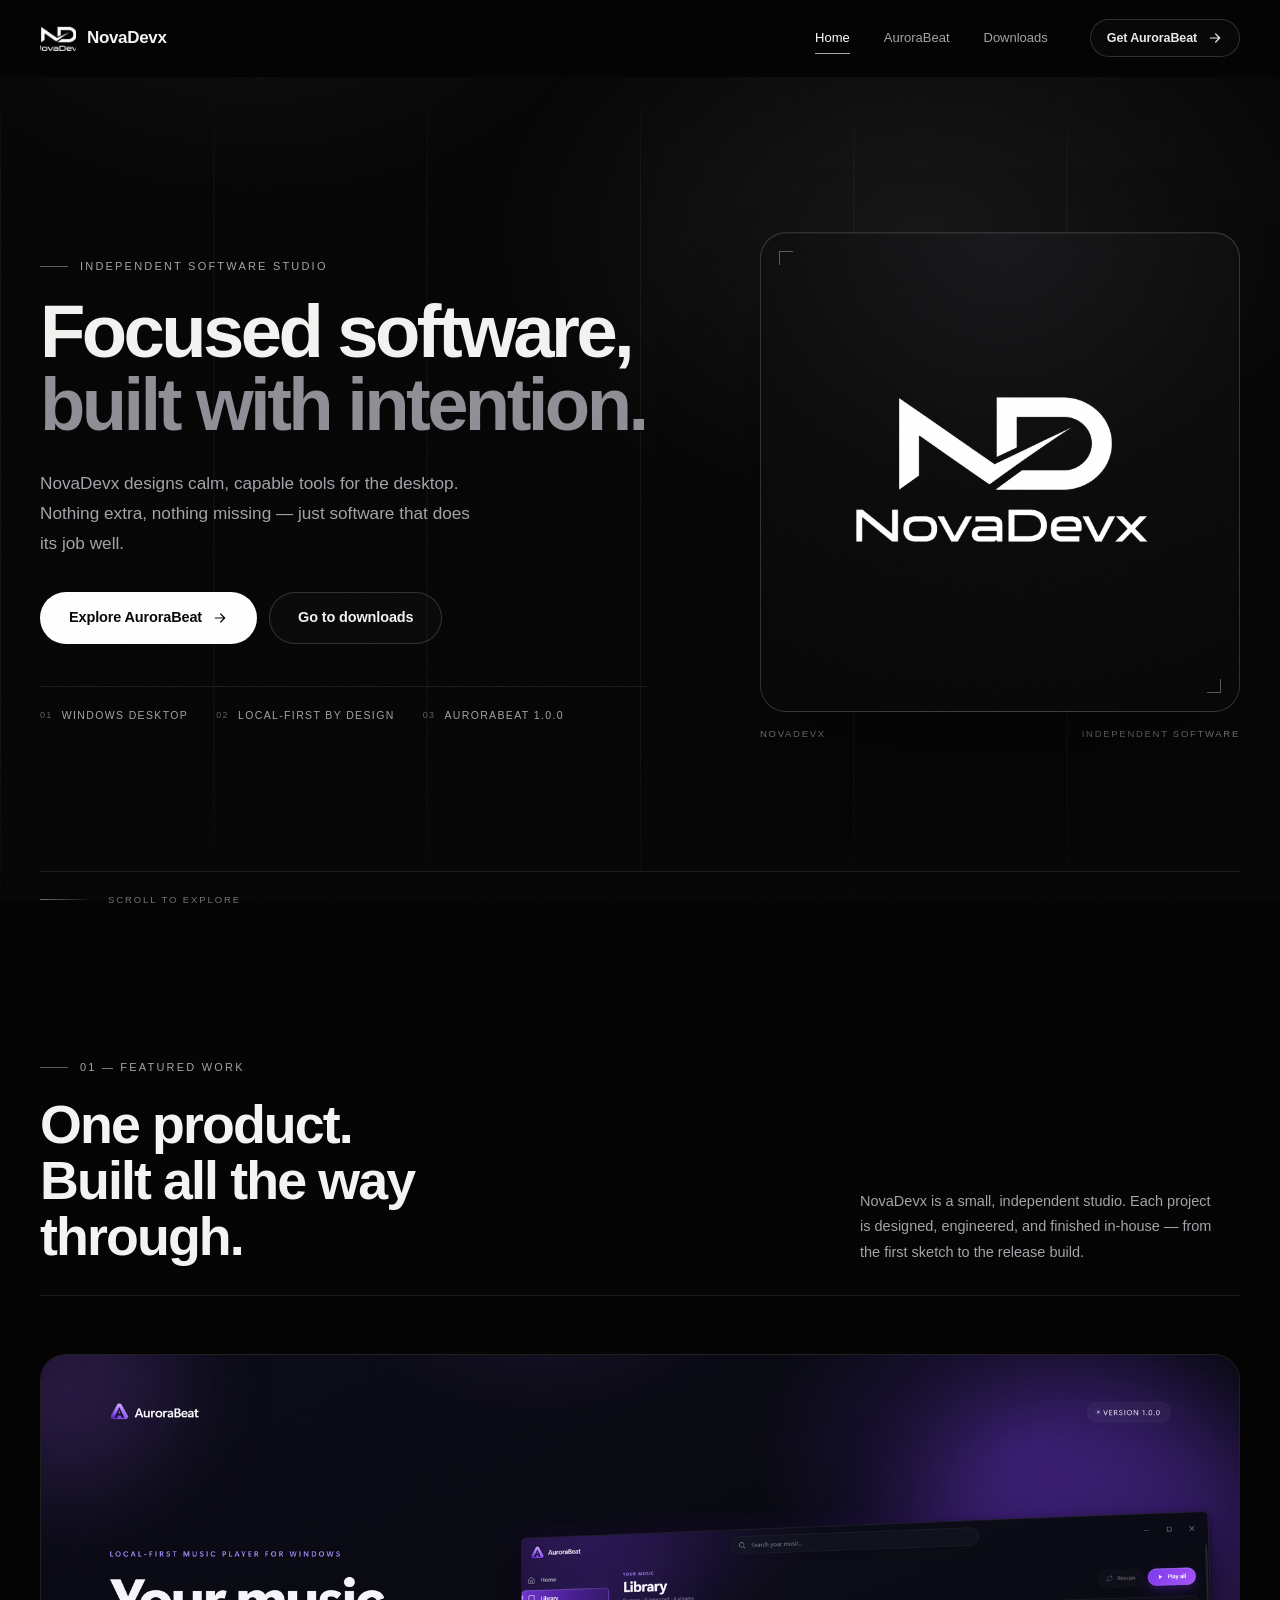
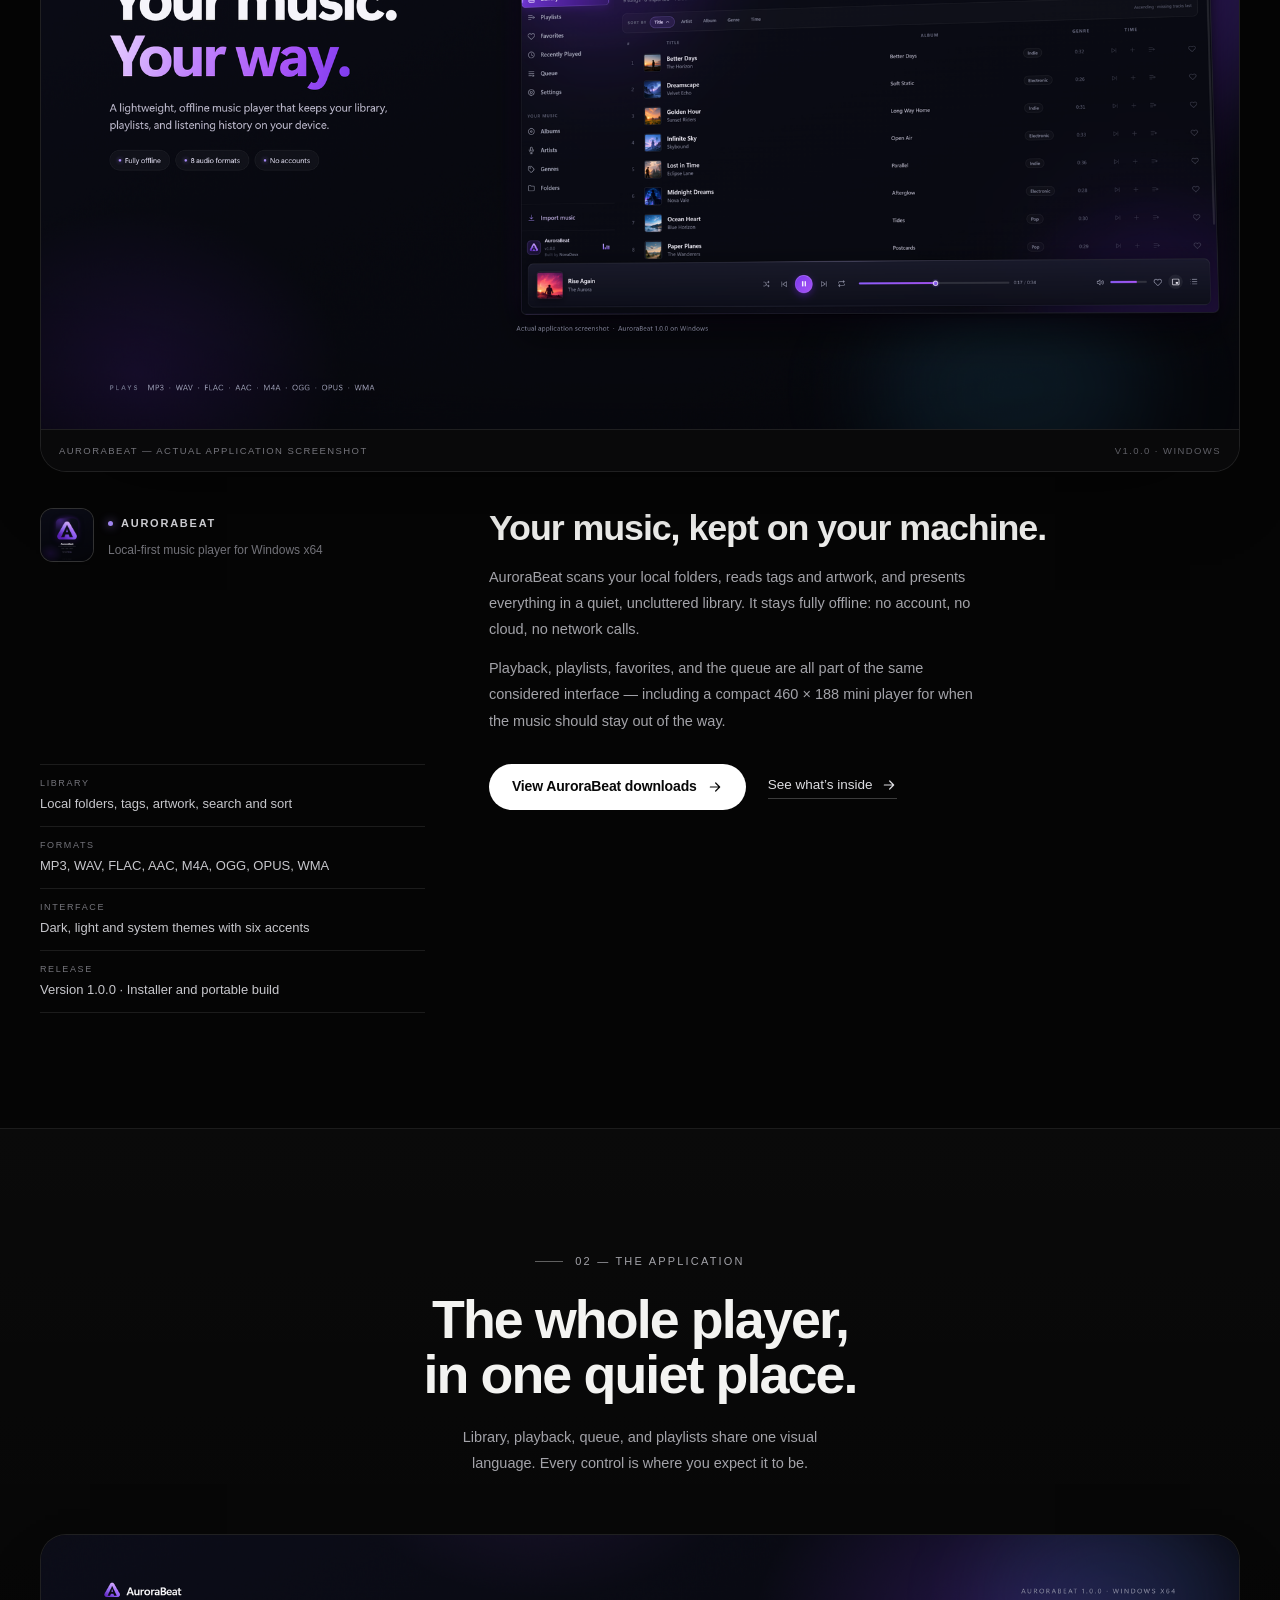
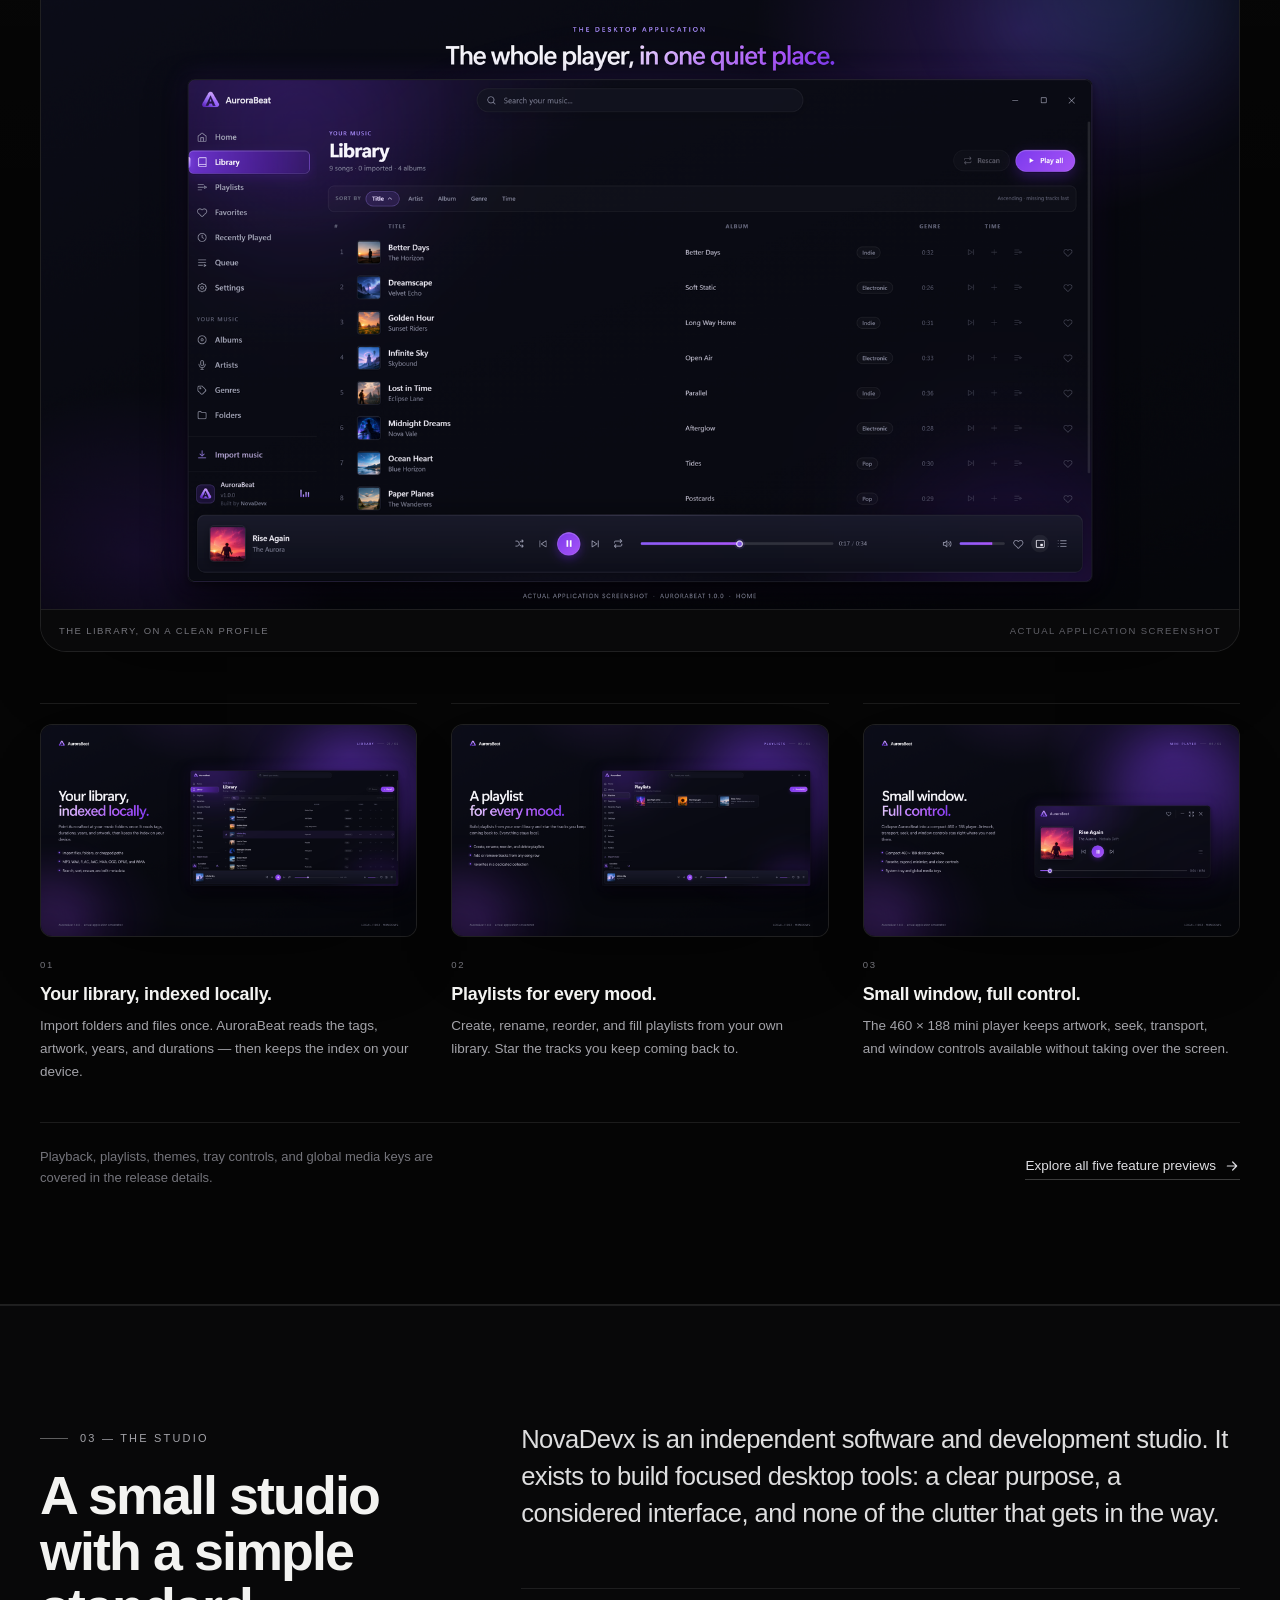
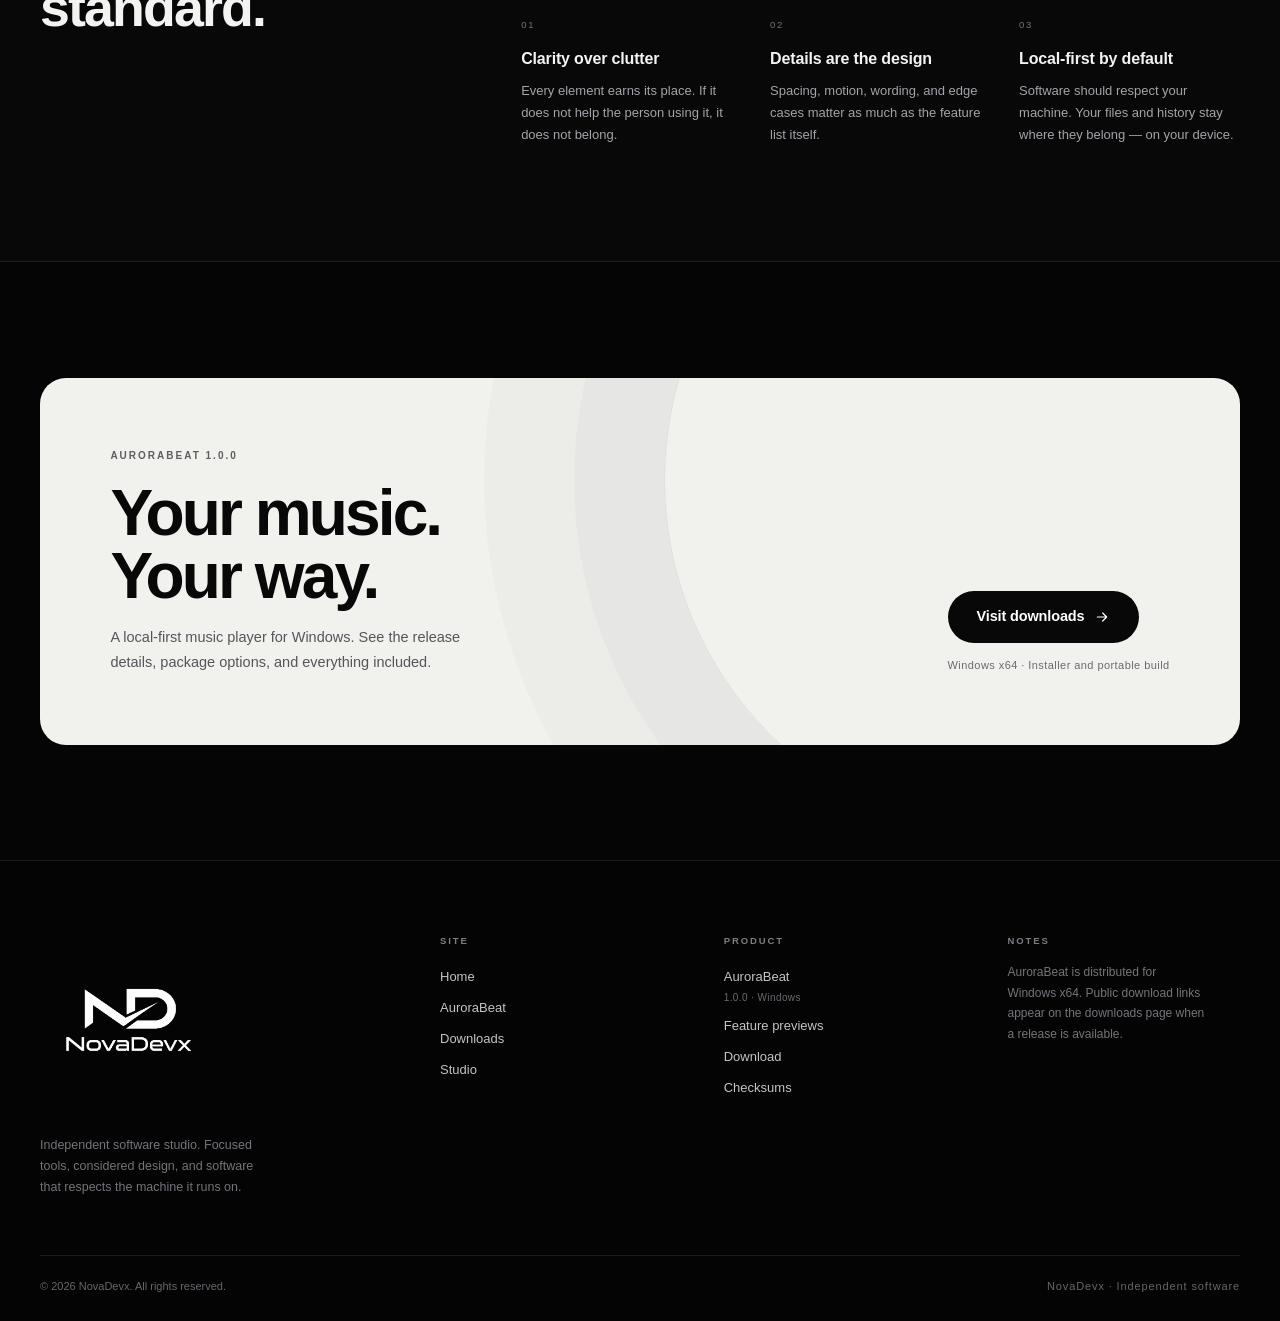
<file: index.html>
<!doctype html>
<html lang="en" class="no-js">
  <head>
    <meta charset="utf-8" />
    <meta name="viewport" content="width=device-width, initial-scale=1" />
    <title>NovaDevx — Focused software, built with intention</title>
    <meta
      name="description"
      content="NovaDevx is an independent software studio building focused desktop tools. AuroraBeat 1.0.0, a local-first music player for Windows, is the first release."
    />
    <meta name="theme-color" content="#070707" />
    <meta name="color-scheme" content="dark" />
    <meta name="robots" content="index, follow" />

    <meta property="og:type" content="website" />
    <meta property="og:site_name" content="NovaDevx" />
    <meta property="og:title" content="NovaDevx — Focused software, built with intention" />
    <meta
      property="og:description"
      content="Independent software studio. AuroraBeat 1.0.0, a local-first music player for Windows."
    />
    <meta property="og:image" content="promotional-assets/hero-main-1920x1080.png" />

    <link rel="icon" href="Novadev.png" type="image/png" />
    <link rel="stylesheet" href="css/style.css" />
    <script>
      document.documentElement.classList.replace("no-js", "js");
    </script>
  </head>
  <body>
    <a class="skip-link" href="#main">Skip to content</a>
    <div class="page-grain" aria-hidden="true"></div>

    <header class="site-header" data-header>
      <div class="container header-inner">
        <a class="brand" href="index.html" aria-label="NovaDevx — home">
          <span class="brand-mark" aria-hidden="true"></span>
          <span class="brand-word">NovaDevx</span>
        </a>

        <nav class="primary-nav" aria-label="Primary">
          <a class="nav-link" href="index.html" aria-current="page">Home</a>
          <a class="nav-link" href="#aurorabeat">AuroraBeat</a>
          <a class="nav-link" href="downloads.html">Downloads</a>
        </nav>

        <div class="header-actions">
          <a class="button button--small button--ghost header-cta" href="downloads.html">
            Get AuroraBeat
            <svg class="icon" viewBox="0 0 24 24" fill="none" aria-hidden="true">
              <path d="M5 12h14M13 6l6 6-6 6" stroke="currentColor" stroke-width="1.8" stroke-linecap="round" stroke-linejoin="round" />
            </svg>
          </a>

          <button
            class="menu-toggle"
            type="button"
            aria-expanded="false"
            aria-controls="mobile-nav"
            aria-label="Open menu"
            data-menu-toggle
          >
            <span class="menu-toggle__bar"></span>
            <span class="menu-toggle__bar"></span>
          </button>
        </div>
      </div>

      <div class="mobile-nav" id="mobile-nav" data-mobile-nav>
        <nav class="container mobile-nav__inner" aria-label="Mobile">
          <a class="mobile-nav__link" href="index.html" aria-current="page">
            <span>Home</span><span class="mobile-nav__index">01</span>
          </a>
          <a class="mobile-nav__link" href="#aurorabeat">
            <span>AuroraBeat</span><span class="mobile-nav__index">02</span>
          </a>
          <a class="mobile-nav__link" href="downloads.html">
            <span>Downloads</span><span class="mobile-nav__index">03</span>
          </a>
          <p class="mobile-nav__note">Independent software studio · AuroraBeat 1.0.0 for Windows</p>
        </nav>
      </div>
    </header>

    <main id="main" tabindex="-1">
      <section class="hero">
        <div class="hero__glow" aria-hidden="true"></div>
        <div class="hero__grid-lines" aria-hidden="true"></div>

        <div class="container hero__inner">
          <div class="hero__copy">
            <p class="kicker">
              <span class="kicker__line" aria-hidden="true"></span>
              Independent software studio
            </p>

            <h1 class="hero__title">
              Focused software,<br />
              <span>built with intention.</span>
            </h1>

            <p class="hero__lead">
              NovaDevx designs calm, capable tools for the desktop. Nothing
              extra, nothing missing — just software that does its job well.
            </p>

            <div class="hero__actions">
              <a class="button button--primary button--large" href="#aurorabeat">
                Explore AuroraBeat
                <svg class="icon" viewBox="0 0 24 24" fill="none" aria-hidden="true">
                  <path d="M5 12h14M13 6l6 6-6 6" stroke="currentColor" stroke-width="1.8" stroke-linecap="round" stroke-linejoin="round" />
                </svg>
              </a>
              <a class="button button--ghost button--large" href="downloads.html">
                Go to downloads
              </a>
            </div>

            <ul class="hero__facts" aria-label="Studio details">
              <li><span class="hero__fact-index">01</span>Windows desktop</li>
              <li><span class="hero__fact-index">02</span>Local-first by design</li>
              <li><span class="hero__fact-index">03</span>AuroraBeat 1.0.0</li>
            </ul>
          </div>

          <div class="hero__visual">
            <div class="logo-plate">
              <span class="logo-plate__corner logo-plate__corner--tl" aria-hidden="true"></span>
              <span class="logo-plate__corner logo-plate__corner--br" aria-hidden="true"></span>
              <img
                class="logo-plate__image"
                src="Novadev.png"
                alt="NovaDevx logo: an interlocking ND monogram above the NovaDevx wordmark."
                width="1250"
                height="1250"
                fetchpriority="high"
              />
            </div>
            <div class="hero__visual-caption">
              <span>NovaDevx</span>
              <span>Independent software</span>
            </div>
          </div>
        </div>

        <div class="container">
          <div class="hero__scroll" aria-hidden="true">
            <span class="hero__scroll-line"></span>
            Scroll to explore
          </div>
        </div>
      </section>

      <section class="section work" id="work">
        <div class="container">
          <header class="section-head" data-reveal>
            <div>
              <p class="kicker"><span class="kicker__line" aria-hidden="true"></span>01 — Featured work</p>
              <h2 class="section-title">One product.<br />Built all the way through.</h2>
            </div>
            <p class="section-note">
              NovaDevx is a small, independent studio. Each project is designed,
              engineered, and finished in-house — from the first sketch to the
              release build.
            </p>
          </header>

          <article class="project" id="aurorabeat" data-reveal>
            <figure class="media media--wide project__media">
              <img
                src="promotional-assets/hero-main-1920x1080.png"
                alt="AuroraBeat 1.0.0 on Windows: the library view beside the product headline “Your music. Your way.”"
                width="1920"
                height="1080"
                loading="lazy"
                decoding="async"
              />
              <figcaption>
                <span>AuroraBeat — actual application screenshot</span>
                <span class="media__meta">v1.0.0 · Windows</span>
              </figcaption>
            </figure>

            <div class="project__body">
              <div class="project__identity">
                <span class="app-icon">
                  <img
                    src="promotional-assets/app-icon-presentation-1200x1200.png"
                    alt=""
                    width="1200"
                    height="1200"
                    loading="lazy"
                    decoding="async"
                  />
                </span>
                <div>
                  <p class="product-label">
                    <span class="product-dot" aria-hidden="true"></span>
                    AuroraBeat
                  </p>
                  <p class="project__meta">Local-first music player for Windows x64</p>
                </div>
              </div>

              <div class="project__copy">
                <h3 class="project__title">Your music, kept on your machine.</h3>
                <p>
                  AuroraBeat scans your local folders, reads tags and artwork,
                  and presents everything in a quiet, uncluttered library. It
                  stays fully offline: no account, no cloud, no network calls.
                </p>
                <p>
                  Playback, playlists, favorites, and the queue are all part of
                  the same considered interface — including a compact 460 × 188
                  mini player for when the music should stay out of the way.
                </p>
              </div>

              <ul class="project__facts">
                <li>
                  <span class="project__fact-label">Library</span>
                  <span>Local folders, tags, artwork, search and sort</span>
                </li>
                <li>
                  <span class="project__fact-label">Formats</span>
                  <span>MP3, WAV, FLAC, AAC, M4A, OGG, OPUS, WMA</span>
                </li>
                <li>
                  <span class="project__fact-label">Interface</span>
                  <span>Dark, light and system themes with six accents</span>
                </li>
                <li>
                  <span class="project__fact-label">Release</span>
                  <span>Version 1.0.0 · Installer and portable build</span>
                </li>
              </ul>

              <div class="project__actions">
                <a class="button button--primary" href="downloads.html">
                  View AuroraBeat downloads
                  <svg class="icon" viewBox="0 0 24 24" fill="none" aria-hidden="true">
                    <path d="M5 12h14M13 6l6 6-6 6" stroke="currentColor" stroke-width="1.8" stroke-linecap="round" stroke-linejoin="round" />
                  </svg>
                </a>
                <a class="text-link" href="downloads.html#features">
                  See what’s inside
                  <svg class="icon" viewBox="0 0 24 24" fill="none" aria-hidden="true">
                    <path d="M5 12h14M13 6l6 6-6 6" stroke="currentColor" stroke-width="1.8" stroke-linecap="round" stroke-linejoin="round" />
                  </svg>
                </a>
              </div>
            </div>
          </article>
        </div>
      </section>

      <section class="section section--showcase">
        <div class="container">
          <header class="section-head section-head--center" data-reveal>
            <div>
              <p class="kicker kicker--center"><span class="kicker__line" aria-hidden="true"></span>02 — The application</p>
              <h2 class="section-title">The whole player,<br />in one quiet place.</h2>
            </div>
            <p class="section-note section-note--center">
              Library, playback, queue, and playlists share one visual language.
              Every control is where you expect it to be.
            </p>
          </header>

          <figure class="media media--wide showcase__media" data-reveal>
            <img
              src="promotional-assets/app-showcase-1920x1080.png"
              alt="AuroraBeat desktop window showing the library, sidebar navigation, search field, and playback bar."
              width="1920"
              height="1080"
              loading="lazy"
              decoding="async"
            />
            <figcaption>
              <span>The library, on a clean profile</span>
              <span class="media__meta">Actual application screenshot</span>
            </figcaption>
          </figure>

          <div class="feature-grid">
            <article class="feature" data-reveal>
              <figure class="media media--thumb">
                <img
                  src="promotional-assets/feature-library-1280x720.png"
                  alt="AuroraBeat library view with imported tracks, album artwork, genres, and durations."
                  width="1280"
                  height="720"
                  loading="lazy"
                  decoding="async"
                />
              </figure>
              <div class="feature__body">
                <span class="feature__index">01</span>
                <h3>Your library, indexed locally.</h3>
                <p>Import folders and files once. AuroraBeat reads the tags, artwork, years, and durations — then keeps the index on your device.</p>
              </div>
            </article>

            <article class="feature" data-reveal>
              <figure class="media media--thumb">
                <img
                  src="promotional-assets/feature-playlists-1280x720.png"
                  alt="AuroraBeat playlists view with three local playlists and the playback bar."
                  width="1280"
                  height="720"
                  loading="lazy"
                  decoding="async"
                />
              </figure>
              <div class="feature__body">
                <span class="feature__index">02</span>
                <h3>Playlists for every mood.</h3>
                <p>Create, rename, reorder, and fill playlists from your own library. Star the tracks you keep coming back to.</p>
              </div>
            </article>

            <article class="feature" data-reveal>
              <figure class="media media--thumb">
                <img
                  src="promotional-assets/feature-mini-player-1280x720.png"
                  alt="AuroraBeat mini player at 460 by 188 pixels with artwork, transport controls, seek bar, and window buttons."
                  width="1280"
                  height="720"
                  loading="lazy"
                  decoding="async"
                />
              </figure>
              <div class="feature__body">
                <span class="feature__index">03</span>
                <h3>Small window, full control.</h3>
                <p>The 460 × 188 mini player keeps artwork, seek, transport, and window controls available without taking over the screen.</p>
              </div>
            </article>
          </div>

          <div class="showcase__action" data-reveal>
            <p>Playback, playlists, themes, tray controls, and global media keys are covered in the release details.</p>
            <a class="text-link" href="downloads.html#features">
              Explore all five feature previews
              <svg class="icon" viewBox="0 0 24 24" fill="none" aria-hidden="true">
                <path d="M5 12h14M13 6l6 6-6 6" stroke="currentColor" stroke-width="1.8" stroke-linecap="round" stroke-linejoin="round" />
              </svg>
            </a>
          </div>
        </div>
      </section>

      <section class="section studio" id="studio">
        <div class="container studio__inner">
          <div class="studio__intro" data-reveal>
            <p class="kicker"><span class="kicker__line" aria-hidden="true"></span>03 — The studio</p>
            <h2 class="section-title">A small studio with a simple standard.</h2>
          </div>

          <div class="studio__body">
            <p class="studio__lead" data-reveal>
              NovaDevx is an independent software and development studio. It
              exists to build focused desktop tools: a clear purpose, a
              considered interface, and none of the clutter that gets in the way.
            </p>

            <div class="principles">
              <article class="principle" data-reveal>
                <span class="principle__index">01</span>
                <h3>Clarity over clutter</h3>
                <p>Every element earns its place. If it does not help the person using it, it does not belong.</p>
              </article>
              <article class="principle" data-reveal>
                <span class="principle__index">02</span>
                <h3>Details are the design</h3>
                <p>Spacing, motion, wording, and edge cases matter as much as the feature list itself.</p>
              </article>
              <article class="principle" data-reveal>
                <span class="principle__index">03</span>
                <h3>Local-first by default</h3>
                <p>Software should respect your machine. Your files and history stay where they belong — on your device.</p>
              </article>
            </div>
          </div>
        </div>
      </section>

      <section class="section cta-section">
        <div class="container">
          <div class="cta-band" data-reveal>
            <div class="cta-band__copy">
              <p class="cta-band__kicker">AuroraBeat 1.0.0</p>
              <h2 class="cta-band__title">Your music.<br />Your way.</h2>
              <p class="cta-band__text">
                A local-first music player for Windows. See the release details,
                package options, and everything included.
              </p>
            </div>
            <div class="cta-band__actions">
              <a class="button button--inverse button--large" href="downloads.html">
                Visit downloads
                <svg class="icon" viewBox="0 0 24 24" fill="none" aria-hidden="true">
                  <path d="M5 12h14M13 6l6 6-6 6" stroke="currentColor" stroke-width="1.8" stroke-linecap="round" stroke-linejoin="round" />
                </svg>
              </a>
              <p class="cta-band__note">Windows x64 · Installer and portable build</p>
            </div>
          </div>
        </div>
      </section>
    </main>

    <footer class="site-footer">
      <div class="container">
        <div class="footer-grid">
          <div class="footer-brand">
            <a class="footer-logo" href="index.html" aria-label="NovaDevx — home">
              <img src="Novadev.png" alt="NovaDevx" width="1250" height="1250" loading="lazy" />
            </a>
            <p class="footer-brand__copy">
              Independent software studio. Focused tools, considered design, and
              software that respects the machine it runs on.
            </p>
          </div>

          <nav class="footer-column" aria-label="Footer site">
            <h2 class="footer-column__title">Site</h2>
            <a class="footer-link" href="index.html">Home</a>
            <a class="footer-link" href="index.html#aurorabeat">AuroraBeat</a>
            <a class="footer-link" href="downloads.html">Downloads</a>
            <a class="footer-link" href="index.html#studio">Studio</a>
          </nav>

          <div class="footer-column">
            <h2 class="footer-column__title">Product</h2>
            <a class="footer-link" href="downloads.html#aurorabeat">
              AuroraBeat
              <span class="footer-link__meta">1.0.0 · Windows</span>
            </a>
            <a class="footer-link" href="downloads.html#features">Feature previews</a>
            <a class="footer-link" href="downloads.html#download">Download</a>
            <a class="footer-link" href="downloads.html#checksums">Checksums</a>
          </div>

          <div class="footer-column">
            <h2 class="footer-column__title">Notes</h2>
            <p class="footer-note">
              AuroraBeat is distributed for Windows x64. Public download links
              appear on the downloads page when a release is available.
            </p>
          </div>
        </div>

        <div class="footer-bottom">
          <p>© <span data-year>2026</span> NovaDevx. All rights reserved.</p>
          <p class="footer-bottom__meta">NovaDevx · Independent software</p>
        </div>
      </div>
    </footer>

    <script src="js/main.js" defer></script>
  </body>
</html>
</file>
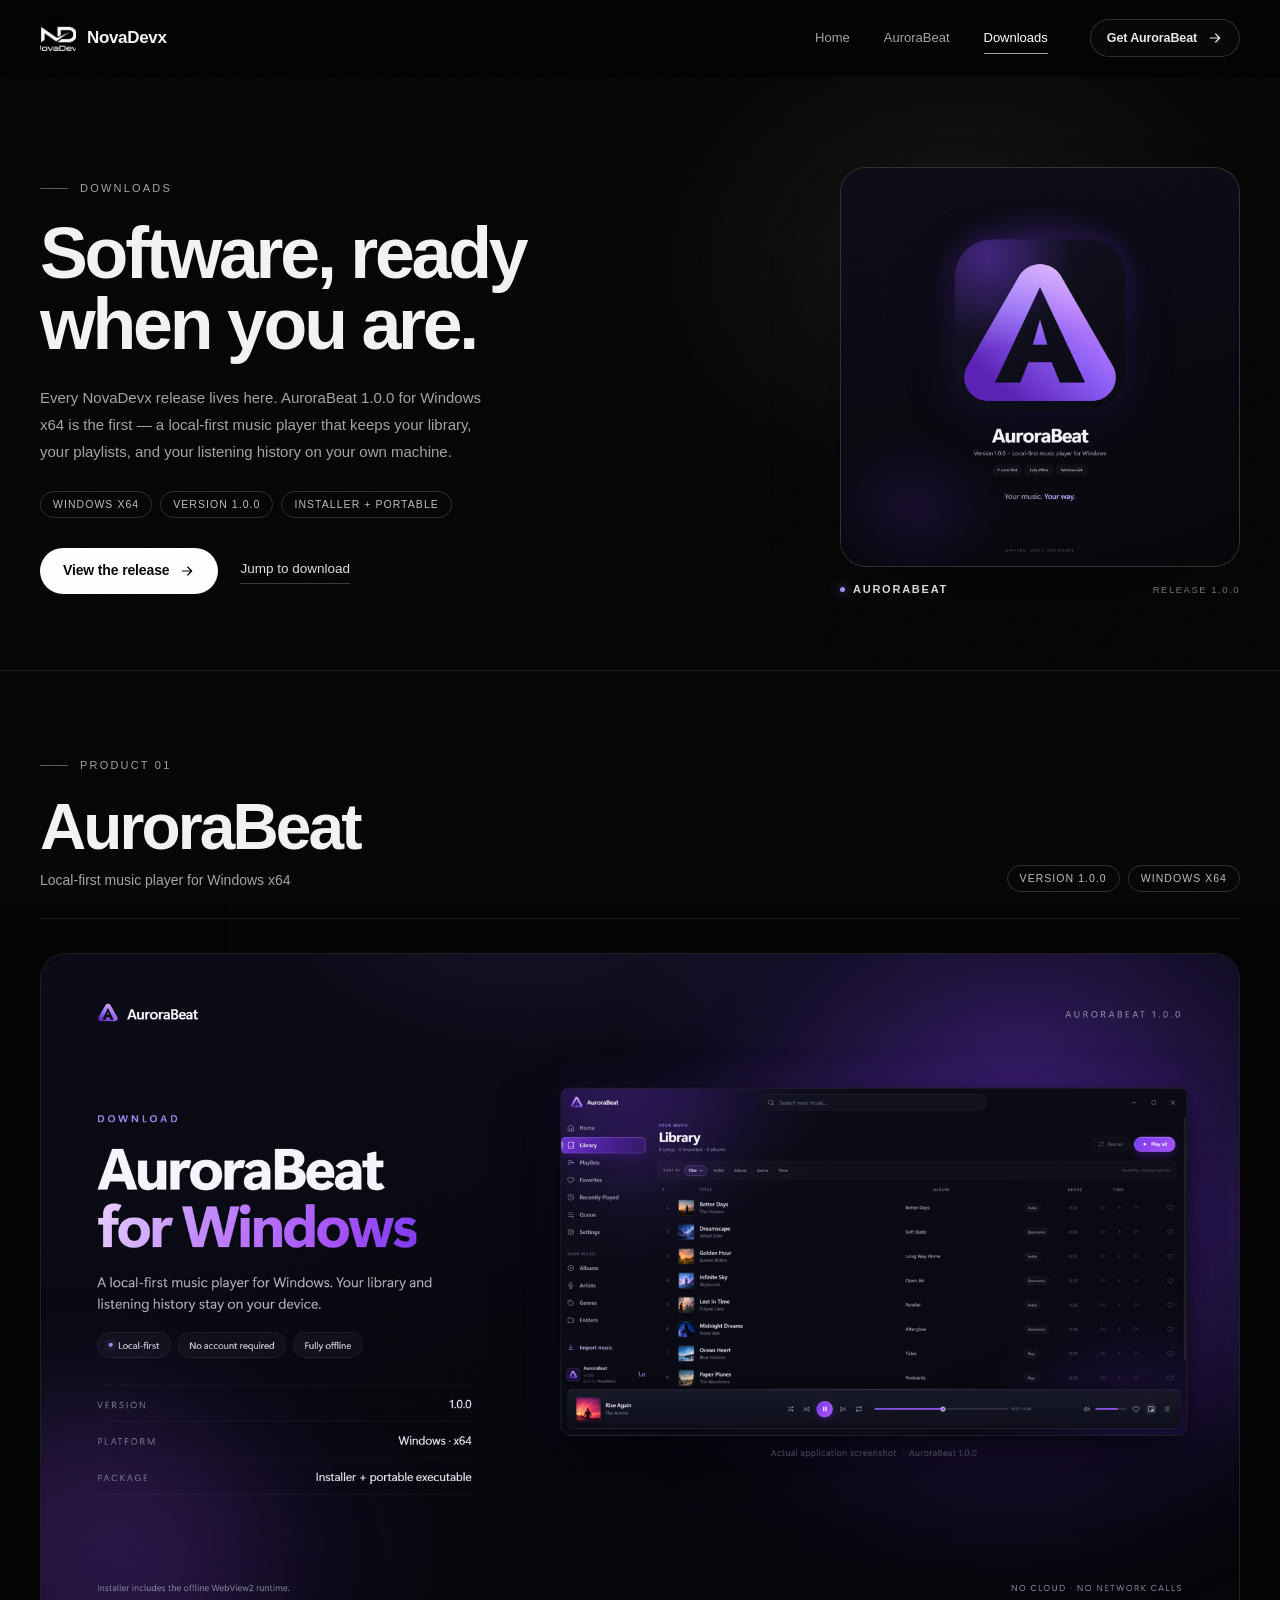
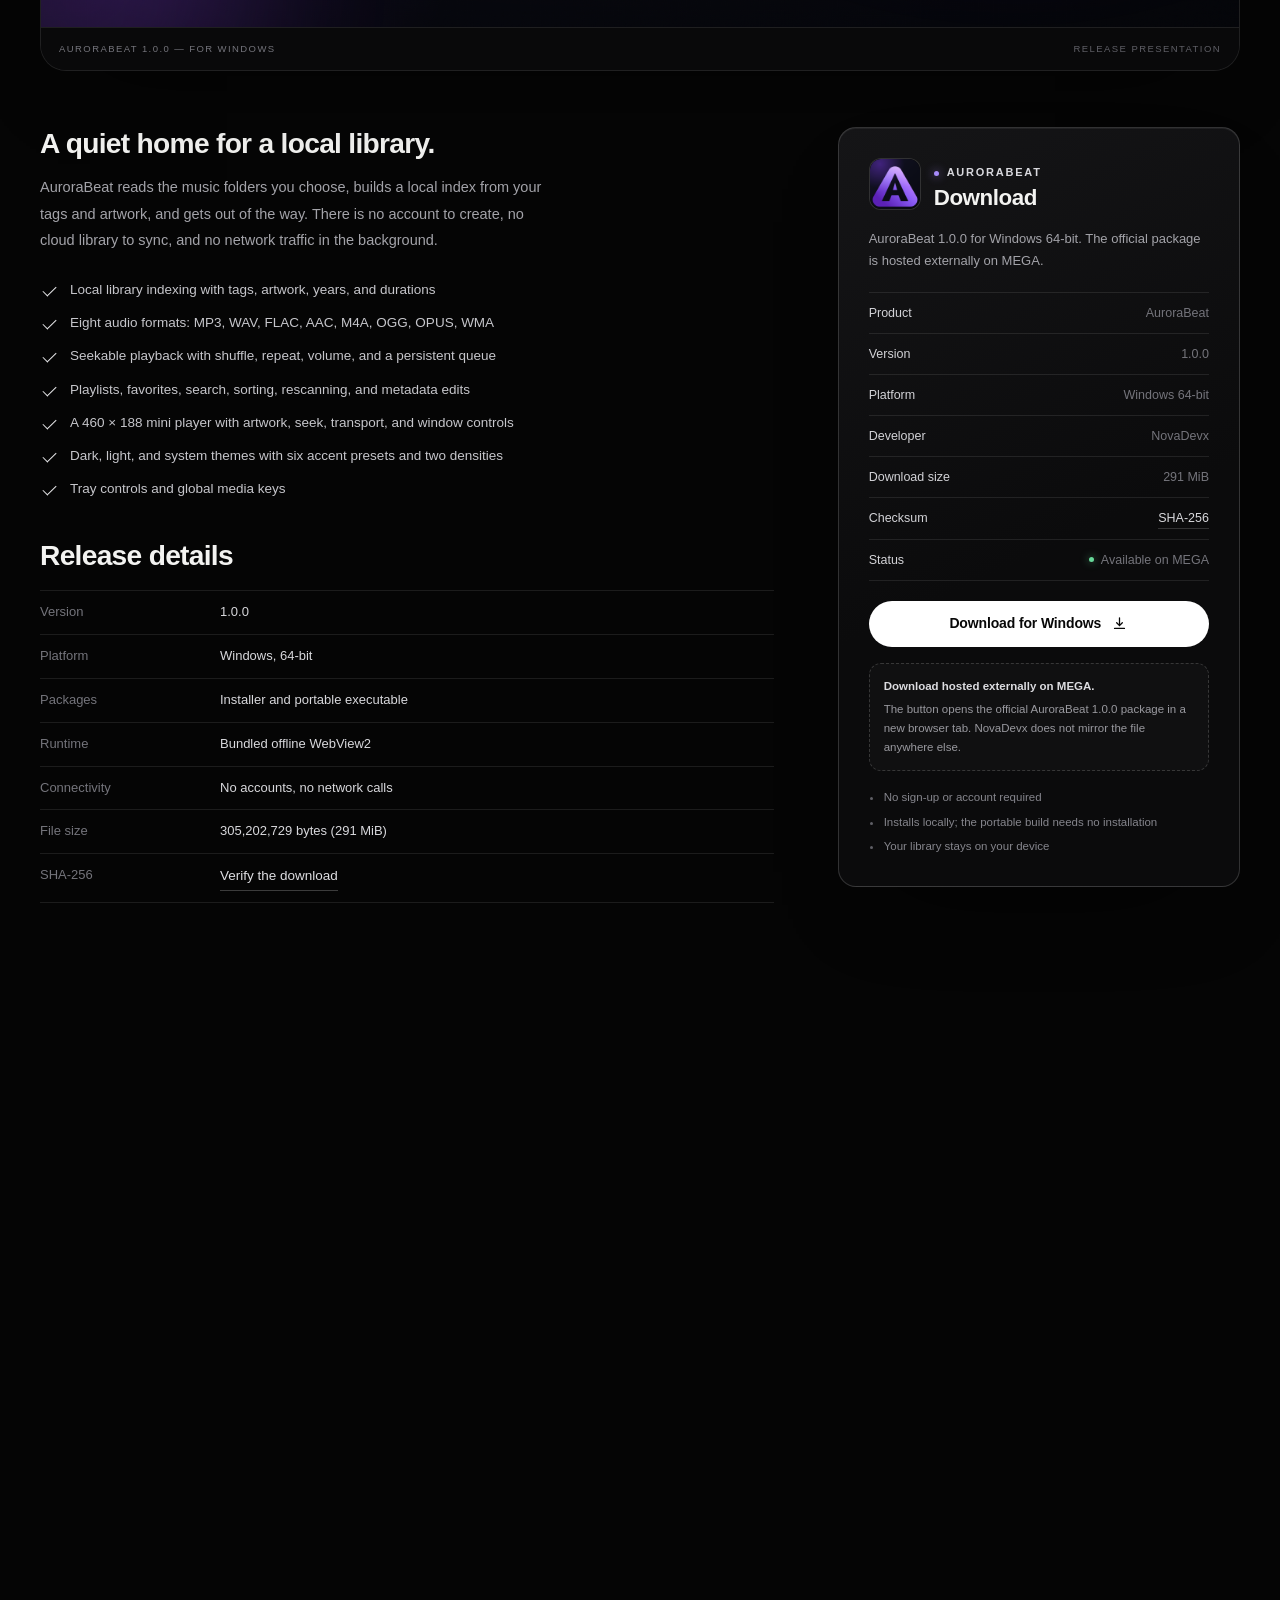
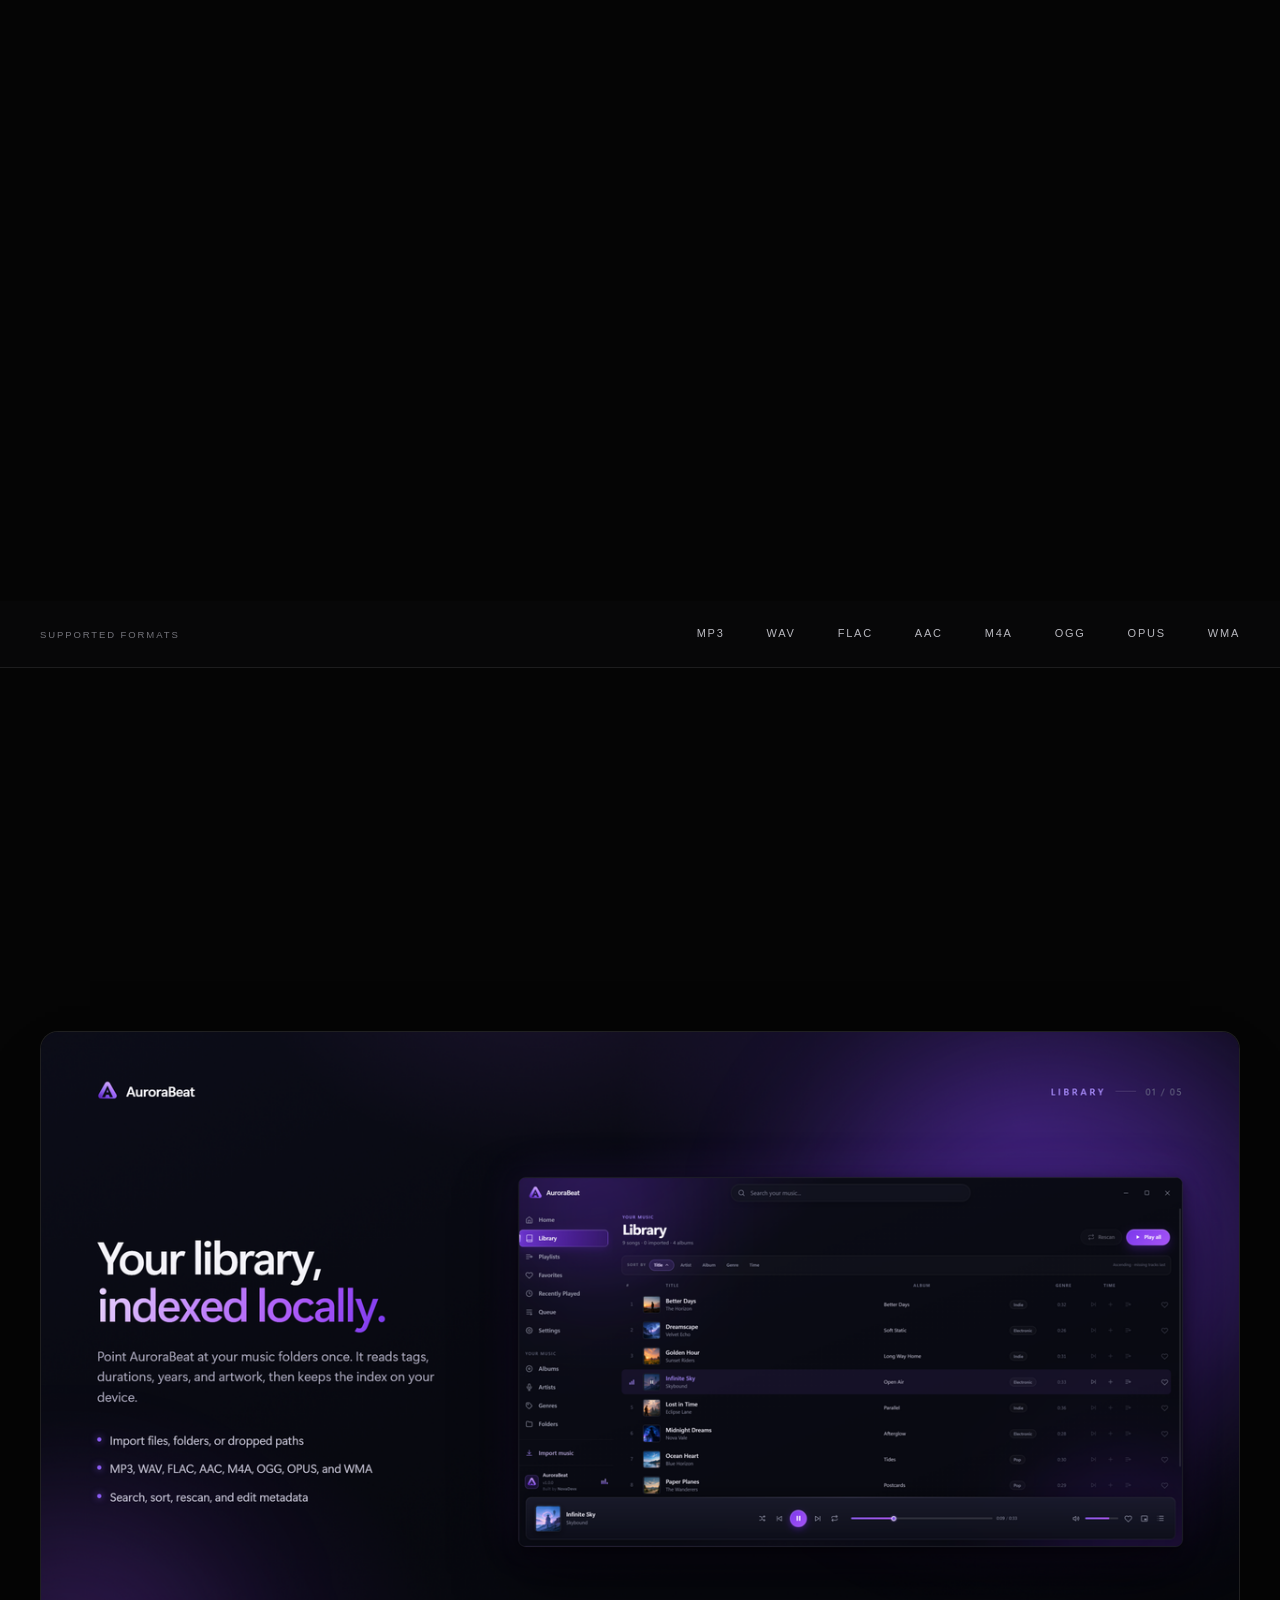
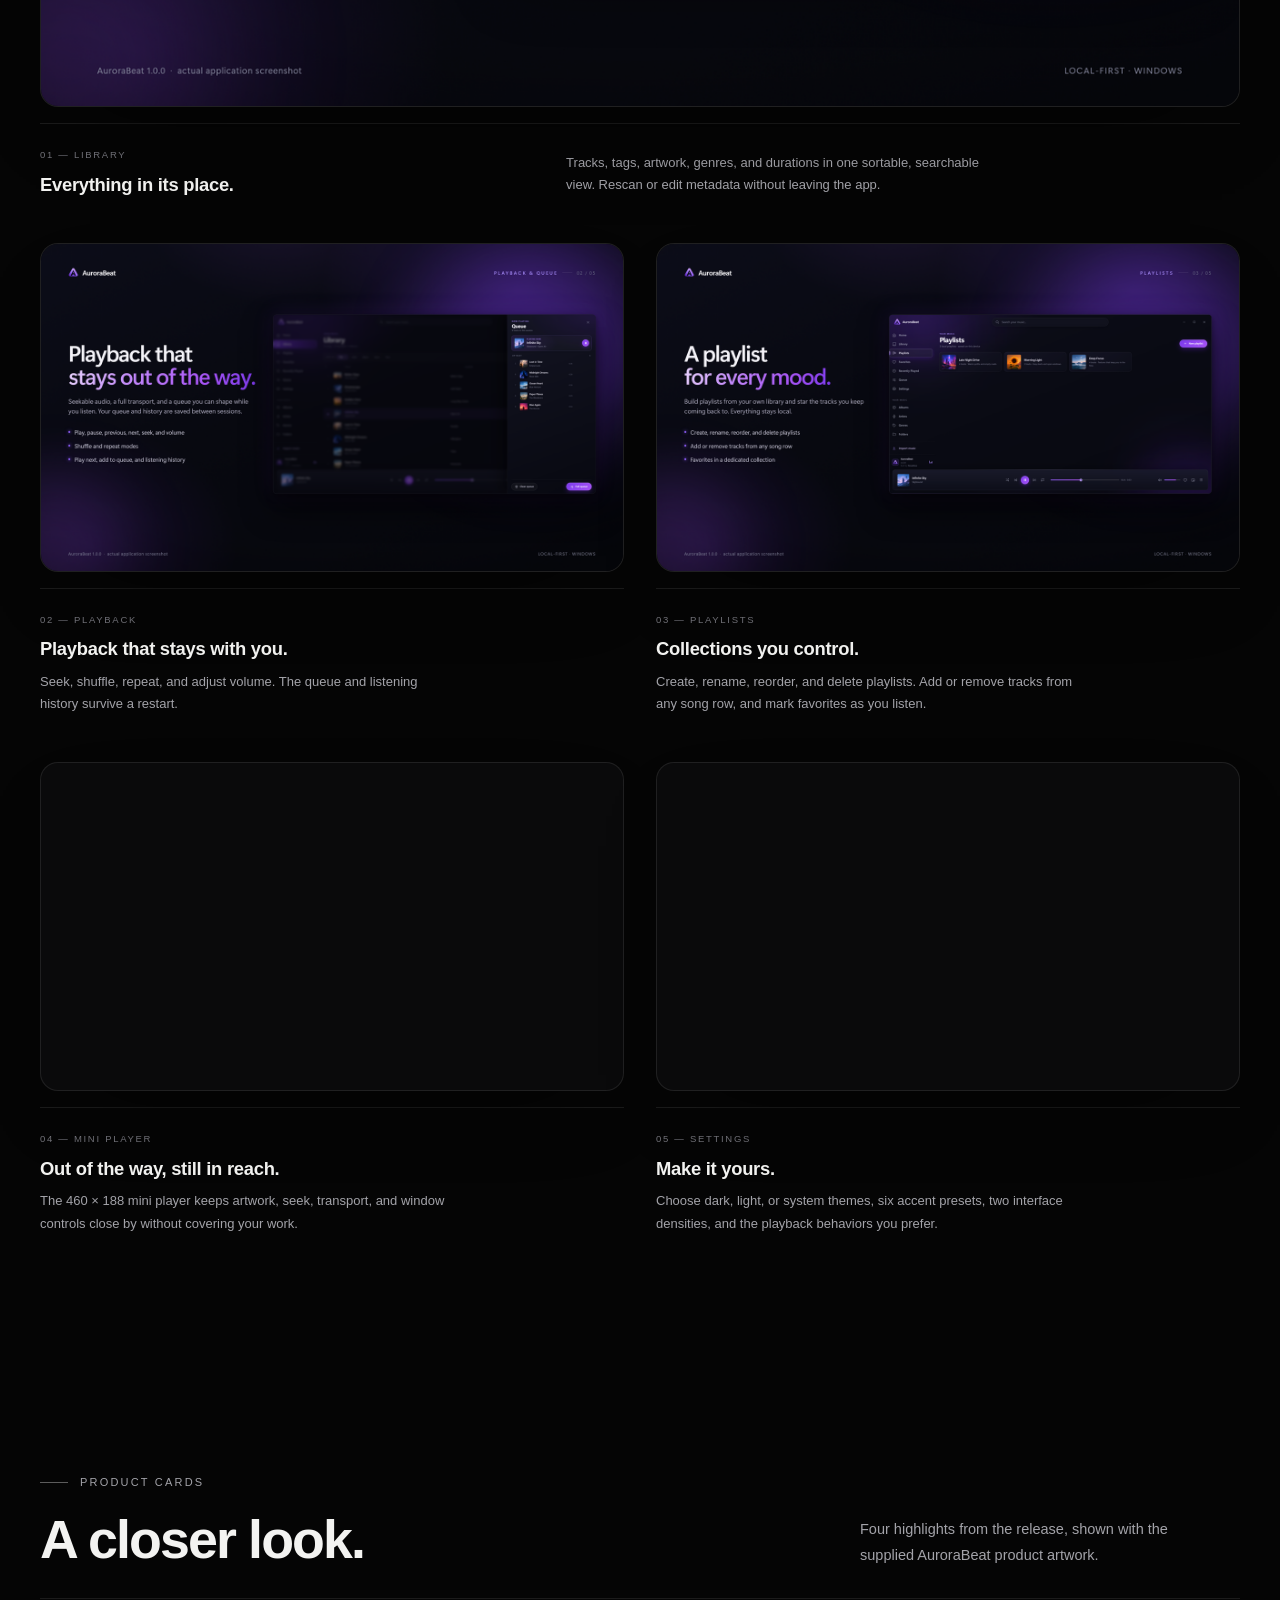
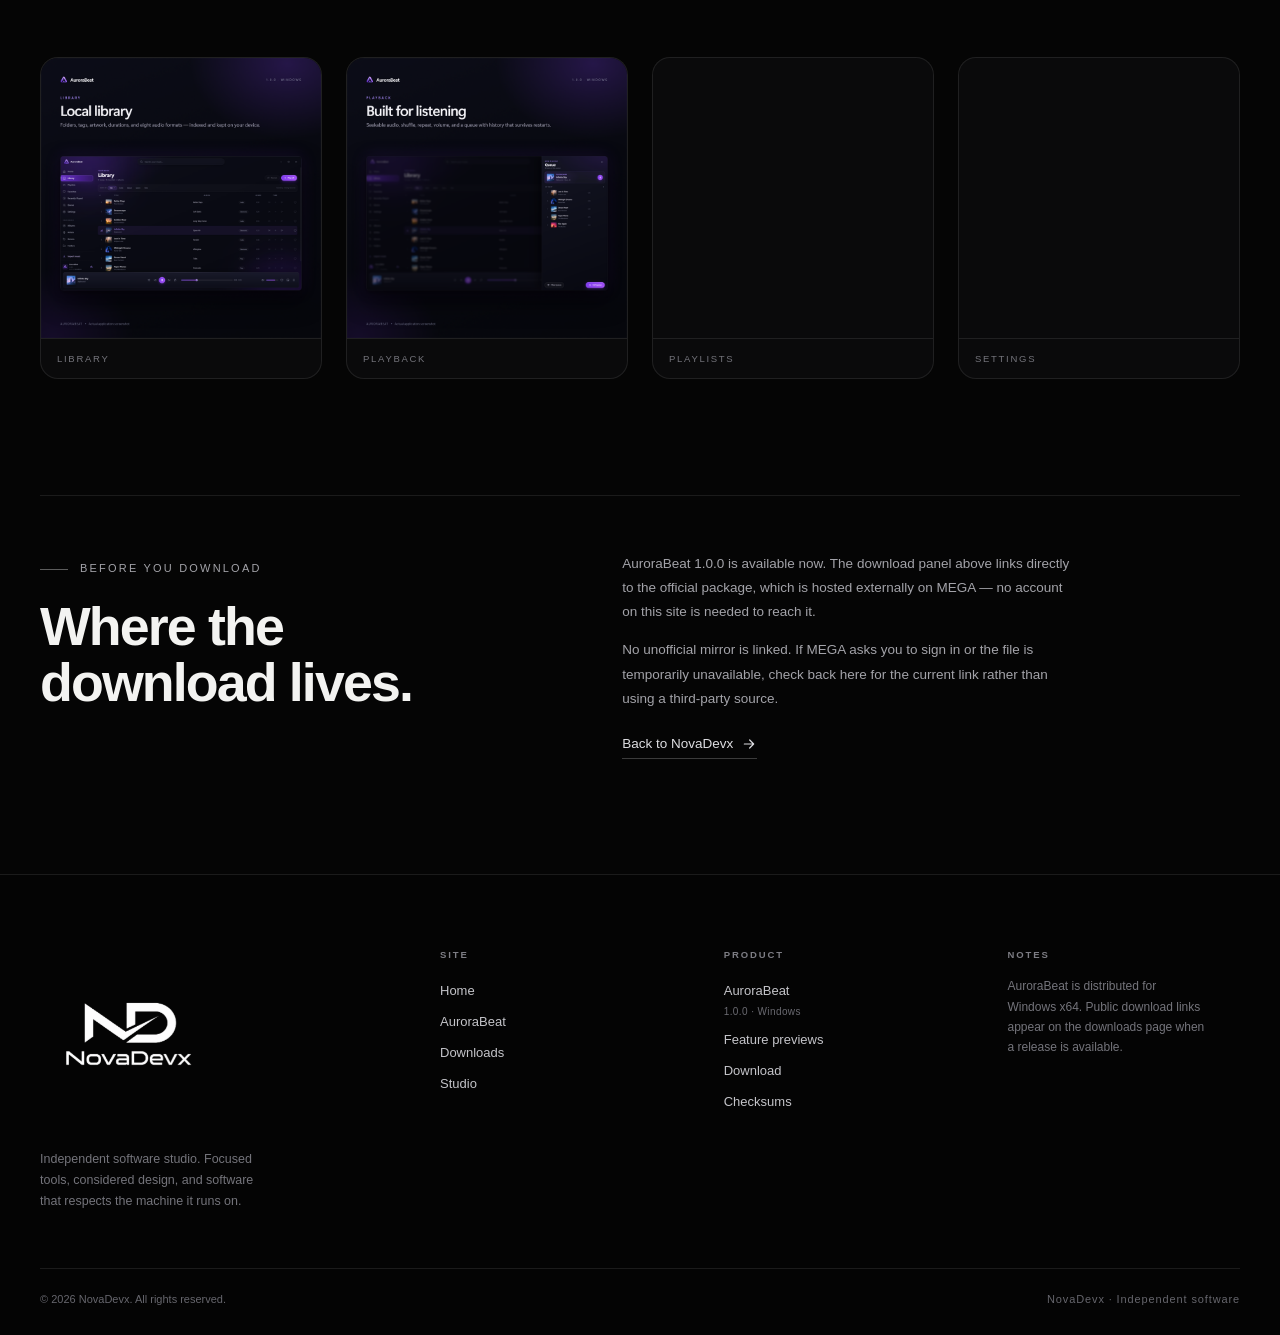
<file: downloads.html>
<!doctype html>
<html lang="en" class="no-js">
  <head>
    <meta charset="utf-8" />
    <meta name="viewport" content="width=device-width, initial-scale=1" />
    <title>Downloads — AuroraBeat 1.0.0 for Windows | NovaDevx</title>
    <meta
      name="description"
      content="AuroraBeat 1.0.0 for Windows x64 from NovaDevx: a local-first music player with an offline library, playlists, a mini player, and no accounts or network calls."
    />
    <meta name="theme-color" content="#070707" />
    <meta name="color-scheme" content="dark" />
    <meta name="robots" content="index, follow" />

    <meta property="og:type" content="website" />
    <meta property="og:site_name" content="NovaDevx" />
    <meta property="og:title" content="Download AuroraBeat 1.0.0 for Windows — NovaDevx" />
    <meta
      property="og:description"
      content="Release details, package options, and feature previews for AuroraBeat 1.0.0, the local-first music player for Windows x64."
    />
    <meta property="og:image" content="promotional-assets/download-page-1920x1080.png" />

    <link rel="icon" href="Novadev.png" type="image/png" />
    <link rel="stylesheet" href="css/style.css" />
    <script>
      document.documentElement.classList.replace("no-js", "js");
    </script>
  </head>
  <body>
    <a class="skip-link" href="#main">Skip to content</a>
    <div class="page-grain" aria-hidden="true"></div>

    <header class="site-header" data-header>
      <div class="container header-inner">
        <a class="brand" href="index.html" aria-label="NovaDevx — home">
          <span class="brand-mark" aria-hidden="true"></span>
          <span class="brand-word">NovaDevx</span>
        </a>

        <nav class="primary-nav" aria-label="Primary">
          <a class="nav-link" href="index.html">Home</a>
          <a class="nav-link" href="downloads.html#aurorabeat">AuroraBeat</a>
          <a class="nav-link" href="downloads.html" aria-current="page">Downloads</a>
        </nav>

        <div class="header-actions">
          <a class="button button--small button--ghost header-cta" href="#download">
            Get AuroraBeat
            <svg class="icon" viewBox="0 0 24 24" fill="none" aria-hidden="true">
              <path d="M5 12h14M13 6l6 6-6 6" stroke="currentColor" stroke-width="1.8" stroke-linecap="round" stroke-linejoin="round" />
            </svg>
          </a>

          <button
            class="menu-toggle"
            type="button"
            aria-expanded="false"
            aria-controls="mobile-nav"
            aria-label="Open menu"
            data-menu-toggle
          >
            <span class="menu-toggle__bar"></span>
            <span class="menu-toggle__bar"></span>
          </button>
        </div>
      </div>

      <div class="mobile-nav" id="mobile-nav" data-mobile-nav>
        <nav class="container mobile-nav__inner" aria-label="Mobile">
          <a class="mobile-nav__link" href="index.html">
            <span>Home</span><span class="mobile-nav__index">01</span>
          </a>
          <a class="mobile-nav__link" href="downloads.html#aurorabeat">
            <span>AuroraBeat</span><span class="mobile-nav__index">02</span>
          </a>
          <a class="mobile-nav__link" href="downloads.html" aria-current="page">
            <span>Downloads</span><span class="mobile-nav__index">03</span>
          </a>
          <p class="mobile-nav__note">Independent software studio · AuroraBeat 1.0.0 for Windows</p>
        </nav>
      </div>
    </header>

    <main id="main" tabindex="-1">
      <section class="page-hero">
        <div class="page-hero__glow" aria-hidden="true"></div>
        <div class="container page-hero__inner">
          <div class="page-hero__copy">
            <p class="kicker">
              <span class="kicker__line" aria-hidden="true"></span>
              Downloads
            </p>
            <h1 class="page-hero__title">Software, ready<br />when you are.</h1>
            <p class="page-hero__lead">
              Every NovaDevx release lives here. AuroraBeat 1.0.0 for Windows x64
              is the first — a local-first music player that keeps your library,
              your playlists, and your listening history on your own machine.
            </p>
            <div class="page-hero__meta">
              <span class="meta-chip">Windows x64</span>
              <span class="meta-chip">Version 1.0.0</span>
              <span class="meta-chip">Installer + portable</span>
            </div>
            <div class="page-hero__actions">
              <a class="button button--primary" href="#aurorabeat">
                View the release
                <svg class="icon" viewBox="0 0 24 24" fill="none" aria-hidden="true">
                  <path d="M5 12h14M13 6l6 6-6 6" stroke="currentColor" stroke-width="1.8" stroke-linecap="round" stroke-linejoin="round" />
                </svg>
              </a>
              <a class="text-link" href="#download">Jump to download</a>
            </div>
          </div>

          <figure class="page-hero__visual">
            <div class="icon-frame">
              <img
                src="promotional-assets/app-icon-presentation-1200x1200.png"
                alt="AuroraBeat app icon on a presentation panel."
                width="1200"
                height="1200"
                fetchpriority="high"
              />
            </div>
            <figcaption>
              <span class="product-label">
                <span class="product-dot" aria-hidden="true"></span>
                AuroraBeat
              </span>
              <span>Release 1.0.0</span>
            </figcaption>
          </figure>
        </div>
      </section>

      <section class="section release-section">
        <div class="container">
          <article class="release" id="aurorabeat">
            <header class="release__head" data-reveal>
              <div>
                <p class="kicker"><span class="kicker__line" aria-hidden="true"></span>Product 01</p>
                <h2 class="release__title">AuroraBeat</h2>
                <p class="release__subtitle">Local-first music player for Windows x64</p>
              </div>
              <div class="release__badges">
                <span class="meta-chip">Version 1.0.0</span>
                <span class="meta-chip">Windows x64</span>
              </div>
            </header>

            <figure class="media media--wide release__banner" data-reveal>
              <img
                src="promotional-assets/download-page-1920x1080.png"
                alt="AuroraBeat for Windows download panel: version 1.0.0, Windows x64, installer and portable options, with bundled offline WebView2."
                width="1920"
                height="1080"
                loading="lazy"
                decoding="async"
              />
              <figcaption>
                <span>AuroraBeat 1.0.0 — for Windows</span>
                <span class="media__meta">Release presentation</span>
              </figcaption>
            </figure>

            <div class="release__body">
              <div class="release__details" data-reveal>
                <h3 class="release__heading">A quiet home for a local library.</h3>
                <p>
                  AuroraBeat reads the music folders you choose, builds a local
                  index from your tags and artwork, and gets out of the way. There
                  is no account to create, no cloud library to sync, and no
                  network traffic in the background.
                </p>

                <ul class="check-list">
                  <li>Local library indexing with tags, artwork, years, and durations</li>
                  <li>Eight audio formats: MP3, WAV, FLAC, AAC, M4A, OGG, OPUS, WMA</li>
                  <li>Seekable playback with shuffle, repeat, volume, and a persistent queue</li>
                  <li>Playlists, favorites, search, sorting, rescanning, and metadata edits</li>
                  <li>A 460 × 188 mini player with artwork, seek, transport, and window controls</li>
                  <li>Dark, light, and system themes with six accent presets and two densities</li>
                  <li>Tray controls and global media keys</li>
                </ul>

                <h3 class="release__heading release__heading--spaced">Release details</h3>
                <dl class="spec-table">
                  <div class="spec-table__row">
                    <dt>Version</dt>
                    <dd>1.0.0</dd>
                  </div>
                  <div class="spec-table__row">
                    <dt>Platform</dt>
                    <dd>Windows, 64-bit</dd>
                  </div>
                  <div class="spec-table__row">
                    <dt>Packages</dt>
                    <dd>Installer and portable executable</dd>
                  </div>
                  <div class="spec-table__row">
                    <dt>Runtime</dt>
                    <dd>Bundled offline WebView2</dd>
                  </div>
                  <div class="spec-table__row">
                    <dt>Connectivity</dt>
                    <dd>No accounts, no network calls</dd>
                  </div>
                  <div class="spec-table__row">
                    <dt>File size</dt>
                    <dd>305,202,729 bytes (291 MiB)</dd>
                  </div>
                  <div class="spec-table__row">
                    <dt>SHA-256</dt>
                    <dd><a class="text-link" href="#checksums">Verify the download</a></dd>
                  </div>
                </dl>
              </div>

              <aside class="download-panel" id="download" data-reveal aria-labelledby="download-title">
                <div class="download-panel__top">
                  <span class="download-panel__icon">
                    <img
                      src="promotional-assets/app-icon-1024x1024.png"
                      alt=""
                      width="1024"
                      height="1024"
                      loading="lazy"
                      decoding="async"
                    />
                  </span>
                  <div>
                    <p class="product-label">
                      <span class="product-dot" aria-hidden="true"></span>
                      AuroraBeat
                    </p>
                    <h2 class="download-panel__title" id="download-title">Download</h2>
                  </div>
                </div>

                <p class="download-panel__lead">
                  AuroraBeat 1.0.0 for Windows 64-bit. The official package is
                  hosted externally on MEGA.
                </p>

                <dl class="package-list">
                  <div class="package-list__row">
                    <dt>Product</dt>
                    <dd>AuroraBeat</dd>
                  </div>
                  <div class="package-list__row">
                    <dt>Version</dt>
                    <dd>1.0.0</dd>
                  </div>
                  <div class="package-list__row">
                    <dt>Platform</dt>
                    <dd>Windows 64-bit</dd>
                  </div>
                  <div class="package-list__row">
                    <dt>Developer</dt>
                    <dd>NovaDevx</dd>
                  </div>
                  <div class="package-list__row">
                    <dt>Download size</dt>
                    <dd>291 MiB</dd>
                  </div>
                  <div class="package-list__row">
                    <dt>Checksum</dt>
                    <dd><a href="#checksums">SHA-256</a></dd>
                  </div>
                  <div class="package-list__row">
                    <dt>Status</dt>
                    <dd>
                      <span class="status-dot status-dot--live" aria-hidden="true"></span>Available
                      on MEGA
                    </dd>
                  </div>
                </dl>

                <a
                  class="button button--primary button--block download-button"
                  href="https://mega.nz/file/zwgAXIJC#gyJyaPjjEA1_iabL34nWCHT0AICW6cOWrzJSwZYjx7U"
                  target="_blank"
                  rel="noopener noreferrer"
                >
                  Download for Windows
                  <svg class="icon icon--download" viewBox="0 0 24 24" fill="none" aria-hidden="true">
                    <path d="M12 4v11m0 0 4-4m-4 4-4-4M5 19h14" stroke="currentColor" stroke-width="1.8" stroke-linecap="round" stroke-linejoin="round" />
                  </svg>
                </a>

                <p class="download-panel__status" id="download-availability">
                  <strong>Download hosted externally on MEGA.</strong>
                  The button opens the official AuroraBeat 1.0.0 package in a new
                  browser tab. NovaDevx does not mirror the file anywhere else.
                </p>

                <ul class="download-panel__notes">
                  <li>No sign-up or account required</li>
                  <li>Installs locally; the portable build needs no installation</li>
                  <li>Your library stays on your device</li>
                </ul>
              </aside>
            </div>
          </article>
        </div>
      </section>

      <section class="section checksum-section" id="checksums">
        <div class="container">
          <header class="section-head" data-reveal>
            <div>
              <p class="kicker"><span class="kicker__line" aria-hidden="true"></span>Integrity</p>
              <h2 class="section-title">Verify the file you downloaded.</h2>
            </div>
            <p class="section-note">
              The installer is published with a SHA-256 checksum. Compare it with
              the value below after downloading: a match means the package arrived
              complete and unaltered.
            </p>
          </header>

          <div class="checksum" data-reveal>
            <div class="checksum__head">
              <span class="checksum__file">
                <span class="checksum__label">Installer package</span>
                <code>AuroraBeat_1.0.0_x64-setup.exe</code>
              </span>
              <span class="meta-chip">SHA-256</span>
            </div>

            <div class="checksum__value">
              <code id="checksum-installer">c903eaf752a53c6953d59341fea106a7f9a5fe8d161c732d163351c3ce86dfaf</code>
              <button
                class="checksum__copy"
                type="button"
                data-copy-target="checksum-installer"
                data-copy-label="Copy"
              >
                Copy
              </button>
            </div>
            <p class="checksum__note" data-copy-status role="status" aria-live="polite"></p>

            <dl class="checksum__meta">
              <div>
                <dt>Algorithm</dt>
                <dd>SHA-256</dd>
              </div>
              <div>
                <dt>File size</dt>
                <dd>305,202,729 bytes</dd>
              </div>
              <div>
                <dt>Package</dt>
                <dd>NSIS installer · Windows x64</dd>
              </div>
            </dl>

            <div class="checksum__verify">
              <p class="checksum__verify-title">How to check</p>
              <div class="code-block">
                <span class="code-block__label">Windows PowerShell</span>
                <pre><code>Get-FileHash -Algorithm SHA256 "AuroraBeat_1.0.0_x64-setup.exe"</code></pre>
              </div>
            </div>

            <p class="checksum__foot">
              Hashes are lowercase hexadecimal and compared case-insensitively.
              The same value ships in the
              <a class="text-link" href="AURORABEAT_1.0.0.sha256">checksum file</a>
              for scripted verification.
            </p>

            <div class="checksum__help">
              <p class="checksum__help-title">If the hashes don&rsquo;t match</p>
              <ol class="checksum__steps">
                <li>
                  <strong>Don&rsquo;t run the installer.</strong> A mismatch means the
                  file is incomplete or was changed after it left the publisher.
                </li>
                <li>
                  <strong>Delete the download.</strong> Remove it from your
                  Downloads folder so it can&rsquo;t be opened by accident.
                </li>
                <li>
                  <strong>Download it again</strong> from the
                  <a
                    class="text-link"
                    href="https://mega.nz/file/zwgAXIJC#gyJyaPjjEA1_iabL34nWCHT0AICW6cOWrzJSwZYjx7U"
                    target="_blank"
                    rel="noopener noreferrer"
                    >official MEGA link</a
                  >
                  and let the transfer finish before closing the tab. Partial or
                  resumed transfers are the most common cause of a mismatch.
                </li>
                <li>
                  <strong>Re-check the new copy</strong> with the same command. If it
                  still doesn&rsquo;t match, download once more in a private window
                  (an extension or proxy may be altering the download).
                </li>
                <li>
                  <strong>Still different?</strong> Email
                  <a class="text-link" href="mailto:novadevx@hotmail.com">novadevx@hotmail.com</a>
                  with the hash you got, the file size, and where you downloaded it
                  before installing anything.
                </li>
              </ol>
            </div>
          </div>
        </div>
      </section>

      <section class="formats" aria-label="Supported audio formats">
        <div class="container formats__inner">
          <p class="formats__label">Supported formats</p>
          <ul class="formats__list">
            <li>MP3</li>
            <li>WAV</li>
            <li>FLAC</li>
            <li>AAC</li>
            <li>M4A</li>
            <li>OGG</li>
            <li>OPUS</li>
            <li>WMA</li>
          </ul>
        </div>
      </section>

      <section class="section features-section" id="features">
        <div class="container">
          <header class="section-head" data-reveal>
            <div>
              <p class="kicker"><span class="kicker__line" aria-hidden="true"></span>Inside the app</p>
              <h2 class="section-title">Five views, one player.</h2>
            </div>
            <p class="section-note">
              These are actual AuroraBeat screens. Each one covers a different
              part of the same local-first experience.
            </p>
          </header>

          <div class="preview-grid">
            <figure class="preview preview--wide" data-reveal>
              <div class="media media--preview">
                <img
                  src="promotional-assets/feature-library-1280x720.png"
                  alt="AuroraBeat library screen with a track table, album artwork, and album, genre, and duration columns."
                  width="1280"
                  height="720"
                  loading="lazy"
                  decoding="async"
                />
              </div>
              <figcaption class="preview__caption">
                <div>
                  <span class="preview__index">01 — Library</span>
                  <h3>Everything in its place.</h3>
                </div>
                <p>Tracks, tags, artwork, genres, and durations in one sortable, searchable view. Rescan or edit metadata without leaving the app.</p>
              </figcaption>
            </figure>

            <figure class="preview" data-reveal>
              <div class="media media--preview">
                <img
                  src="promotional-assets/feature-playback-1280x720.png"
                  alt="AuroraBeat playback screen with now-playing artwork, seek bar, transport controls, volume, and queue."
                  width="1280"
                  height="720"
                  loading="lazy"
                  decoding="async"
                />
              </div>
              <figcaption class="preview__caption">
                <div>
                  <span class="preview__index">02 — Playback</span>
                  <h3>Playback that stays with you.</h3>
                </div>
                <p>Seek, shuffle, repeat, and adjust volume. The queue and listening history survive a restart.</p>
              </figcaption>
            </figure>

            <figure class="preview" data-reveal>
              <div class="media media--preview">
                <img
                  src="promotional-assets/feature-playlists-1280x720.png"
                  alt="AuroraBeat playlists screen with a list of local playlists and controls to create or edit them."
                  width="1280"
                  height="720"
                  loading="lazy"
                  decoding="async"
                />
              </div>
              <figcaption class="preview__caption">
                <div>
                  <span class="preview__index">03 — Playlists</span>
                  <h3>Collections you control.</h3>
                </div>
                <p>Create, rename, reorder, and delete playlists. Add or remove tracks from any song row, and mark favorites as you listen.</p>
              </figcaption>
            </figure>

            <figure class="preview" data-reveal>
              <div class="media media--preview">
                <img
                  src="promotional-assets/feature-mini-player-1280x720.png"
                  alt="AuroraBeat mini player with album artwork, track details, seek bar, transport controls, and window buttons."
                  width="1280"
                  height="720"
                  loading="lazy"
                  decoding="async"
                />
              </div>
              <figcaption class="preview__caption">
                <div>
                  <span class="preview__index">04 — Mini player</span>
                  <h3>Out of the way, still in reach.</h3>
                </div>
                <p>The 460 × 188 mini player keeps artwork, seek, transport, and window controls close by without covering your work.</p>
              </figcaption>
            </figure>

            <figure class="preview" data-reveal>
              <div class="media media--preview">
                <img
                  src="promotional-assets/feature-settings-1280x720.png"
                  alt="AuroraBeat settings screen with theme, accent color, interface density, and playback options."
                  width="1280"
                  height="720"
                  loading="lazy"
                  decoding="async"
                />
              </div>
              <figcaption class="preview__caption">
                <div>
                  <span class="preview__index">05 — Settings</span>
                  <h3>Make it yours.</h3>
                </div>
                <p>Choose dark, light, or system themes, six accent presets, two interface densities, and the playback behaviors you prefer.</p>
              </figcaption>
            </figure>
          </div>
        </div>
      </section>

      <section class="section gallery-section">
        <div class="container">
          <header class="section-head" data-reveal>
            <div>
              <p class="kicker"><span class="kicker__line" aria-hidden="true"></span>Product cards</p>
              <h2 class="section-title">A closer look.</h2>
            </div>
            <p class="section-note">
              Four highlights from the release, shown with the supplied AuroraBeat
              product artwork.
            </p>
          </header>

          <div class="card-grid">
            <figure class="product-card" data-reveal>
              <img
                src="promotional-assets/product-card-library-800x800.png"
                alt="AuroraBeat product card headed “Local library”, with a screenshot of the library and a note that folders, tags, artwork, durations, and eight audio formats are indexed on the device."
                width="800"
                height="800"
                loading="lazy"
                decoding="async"
              />
              <figcaption>Library</figcaption>
            </figure>
            <figure class="product-card" data-reveal>
              <img
                src="promotional-assets/product-card-playback-800x800.png"
                alt="AuroraBeat product card headed “Built for listening”, describing seekable audio, shuffle, repeat, volume, and a queue with history that survives restarts."
                width="800"
                height="800"
                loading="lazy"
                decoding="async"
              />
              <figcaption>Playback</figcaption>
            </figure>
            <figure class="product-card" data-reveal>
              <img
                src="promotional-assets/product-card-playlists-800x800.png"
                alt="AuroraBeat product card headed “Made by you”, describing how to create, rename, reorder, and fill local playlists and star favorites."
                width="800"
                height="800"
                loading="lazy"
                decoding="async"
              />
              <figcaption>Playlists</figcaption>
            </figure>
            <figure class="product-card" data-reveal>
              <img
                src="promotional-assets/product-card-settings-800x800.png"
                alt="AuroraBeat product card headed “Yours to tune”, describing dark, light, and system themes, six accents, density, fades, and tray behavior."
                width="800"
                height="800"
                loading="lazy"
                decoding="async"
              />
              <figcaption>Settings</figcaption>
            </figure>
          </div>
        </div>
      </section>

      <section class="section support-section">
        <div class="container support">
          <div data-reveal>
            <p class="kicker"><span class="kicker__line" aria-hidden="true"></span>Before you download</p>
            <h2 class="section-title">Where the download lives.</h2>
          </div>
          <div class="support__copy" data-reveal>
            <p>
              AuroraBeat 1.0.0 is available now. The download panel above links
              directly to the official package, which is hosted externally on
              MEGA — no account on this site is needed to reach it.
            </p>
            <p>
              No unofficial mirror is linked. If MEGA asks you to sign in or the
              file is temporarily unavailable, check back here for the current
              link rather than using a third-party source.
            </p>
            <a class="text-link" href="index.html">
              Back to NovaDevx
              <svg class="icon" viewBox="0 0 24 24" fill="none" aria-hidden="true">
                <path d="M5 12h14M13 6l6 6-6 6" stroke="currentColor" stroke-width="1.8" stroke-linecap="round" stroke-linejoin="round" />
              </svg>
            </a>
          </div>
        </div>
      </section>
    </main>

    <footer class="site-footer">
      <div class="container">
        <div class="footer-grid">
          <div class="footer-brand">
            <a class="footer-logo" href="index.html" aria-label="NovaDevx — home">
              <img src="Novadev.png" alt="NovaDevx" width="1250" height="1250" loading="lazy" />
            </a>
            <p class="footer-brand__copy">
              Independent software studio. Focused tools, considered design, and
              software that respects the machine it runs on.
            </p>
          </div>

          <nav class="footer-column" aria-label="Footer site">
            <h2 class="footer-column__title">Site</h2>
            <a class="footer-link" href="index.html">Home</a>
            <a class="footer-link" href="index.html#aurorabeat">AuroraBeat</a>
            <a class="footer-link" href="downloads.html">Downloads</a>
            <a class="footer-link" href="index.html#studio">Studio</a>
          </nav>

          <div class="footer-column">
            <h2 class="footer-column__title">Product</h2>
            <a class="footer-link" href="downloads.html#aurorabeat">
              AuroraBeat
              <span class="footer-link__meta">1.0.0 · Windows</span>
            </a>
            <a class="footer-link" href="downloads.html#features">Feature previews</a>
            <a class="footer-link" href="downloads.html#download">Download</a>
            <a class="footer-link" href="downloads.html#checksums">Checksums</a>
          </div>

          <div class="footer-column">
            <h2 class="footer-column__title">Notes</h2>
            <p class="footer-note">
              AuroraBeat is distributed for Windows x64. Public download links
              appear on the downloads page when a release is available.
            </p>
          </div>
        </div>

        <div class="footer-bottom">
          <p>© <span data-year>2026</span> NovaDevx. All rights reserved.</p>
          <p class="footer-bottom__meta">NovaDevx · Independent software</p>
        </div>
      </div>
    </footer>

    <script src="js/main.js" defer></script>
  </body>
</html>
</file>
<file: css/style.css>
/* NovaDevx — shared stylesheet */

/* 1. Tokens */
:root {
  --bg: #050505;
  --bg-soft: #080809;
  --panel: #0c0c0d;
  --panel-raised: #111113;
  --line: rgba(255, 255, 255, 0.09);
  --line-strong: rgba(255, 255, 255, 0.16);
  --text: #f3f3f1;
  --muted: #a3a3a9;
  --muted-dim: #74747b;
  --white: #fff;
  --aurora: #a78bfa;
  --pending: #e5b567;
  --radius-sm: 12px;
  --radius: 18px;
  --radius-lg: 26px;
  --container: 1200px;
  --header-h: 76px;
  --font: "Segoe UI Variable Text", "Segoe UI", -apple-system, BlinkMacSystemFont, "Helvetica Neue", Arial, sans-serif;
  --font-display: "Segoe UI Variable Display", "Segoe UI", -apple-system, BlinkMacSystemFont, "Helvetica Neue", Arial, sans-serif;
  --font-mono: ui-monospace, SFMono-Regular, "Cascadia Mono", "Segoe UI Mono", Consolas, "Liberation Mono", monospace;
  --ease: cubic-bezier(0.22, 0.61, 0.36, 1);
}

/* 2. Reset & base */
*,
*::before,
*::after { box-sizing: border-box; }

html {
  scroll-behavior: smooth;
  scroll-padding-top: calc(var(--header-h) + 28px);
  -webkit-text-size-adjust: 100%;
}

body {
  margin: 0;
  background: var(--bg);
  color: var(--text);
  font-family: var(--font);
  font-size: 16px;
  line-height: 1.6;
  -webkit-font-smoothing: antialiased;
  -moz-osx-font-smoothing: grayscale;
  overflow-x: hidden;
}

body.nav-open { overflow: hidden; }
h1, h2, h3, h4, p, figure, blockquote, dl, dd { margin: 0; }
ul, ol { margin: 0; padding: 0; list-style: none; }
img { max-width: 100%; display: block; }
a { color: inherit; text-decoration: none; }
button { font: inherit; color: inherit; }
::selection { background: var(--white); color: #000; }
:focus-visible { outline: 2px solid var(--white); outline-offset: 3px; }
main:focus { outline: none; }

.page-grain {
  position: fixed;
  inset: 0;
  z-index: 90;
  pointer-events: none;
  opacity: 0.028;
  background-image: url("data:image/svg+xml,%3Csvg xmlns='http://www.w3.org/2000/svg' width='140' height='140'%3E%3Cfilter id='n'%3E%3CfeTurbulence type='fractalNoise' baseFrequency='0.85' numOctaves='3'/%3E%3C/filter%3E%3Crect width='140' height='140' filter='url(%23n)'/%3E%3C/svg%3E");
}

.skip-link {
  position: fixed;
  top: 10px;
  left: 10px;
  z-index: 200;
  padding: 10px 16px;
  border-radius: 999px;
  background: var(--white);
  color: #000;
  font-size: 13px;
  font-weight: 600;
  transform: translateY(-160%);
  transition: transform 0.2s var(--ease);
}
.skip-link:focus { transform: translateY(0); }

.container {
  width: min(var(--container), calc(100% - 64px));
  margin-inline: auto;
}

/* 3. Typography helpers */
.kicker {
  display: inline-flex;
  align-items: center;
  gap: 12px;
  margin-bottom: 22px;
  color: var(--muted);
  font-size: 11px;
  font-weight: 500;
  letter-spacing: 0.2em;
  line-height: 1.4;
  text-transform: uppercase;
}
.kicker__line { width: 28px; height: 1px; background: rgba(255, 255, 255, 0.35); flex: none; }
.kicker--center { justify-content: center; }

.section-title {
  max-width: 17ch;
  font-family: var(--font-display);
  font-size: clamp(2.1rem, 4.2vw, 3.6rem);
  font-weight: 600;
  letter-spacing: -0.035em;
  line-height: 1.04;
  text-wrap: balance;
}

.section-note {
  max-width: 44ch;
  color: var(--muted);
  font-size: 14.5px;
  line-height: 1.75;
}

.product-label {
  display: inline-flex;
  align-items: center;
  gap: 8px;
  color: #d9d9de;
  font-size: 11px;
  font-weight: 600;
  letter-spacing: 0.16em;
  text-transform: uppercase;
}
.product-dot {
  width: 5px;
  height: 5px;
  border-radius: 50%;
  background: var(--aurora);
  box-shadow: 0 0 10px rgba(167, 139, 250, 0.85);
  flex: none;
}

/* 4. Buttons & links */
.button {
  display: inline-flex;
  align-items: center;
  justify-content: center;
  gap: 10px;
  min-height: 46px;
  padding: 12px 22px;
  border: 1px solid transparent;
  border-radius: 999px;
  font-size: 14px;
  font-weight: 600;
  letter-spacing: -0.01em;
  line-height: 1.2;
  cursor: pointer;
  transition: background 0.25s var(--ease), border-color 0.25s var(--ease), color 0.25s var(--ease), transform 0.25s var(--ease);
}
.button .icon { transition: transform 0.3s var(--ease); }
.button:hover .icon { transform: translateX(3px); }
.button--primary { background: var(--white); color: #080808; }
.button--primary:hover { background: #e6e6e3; transform: translateY(-1px); }
.button--ghost {
  border-color: var(--line-strong);
  background: rgba(255, 255, 255, 0.02);
  color: var(--text);
}
.button--ghost:hover { border-color: rgba(255, 255, 255, 0.38); background: rgba(255, 255, 255, 0.05); }
.button--inverse { background: #080808; color: var(--white); }
.button--inverse:hover { background: #202022; transform: translateY(-1px); }
.button--large { min-height: 52px; padding: 15px 28px; font-size: 14.5px; }
.button--small { min-height: 38px; padding: 9px 16px; font-size: 12.5px; }
.button--block { width: 100%; }
.button:disabled { opacity: 0.5; cursor: not-allowed; transform: none; }
.button:disabled:hover { background: var(--white); transform: none; }

.text-link {
  display: inline-flex;
  align-items: center;
  gap: 8px;
  padding-bottom: 3px;
  border-bottom: 1px solid rgba(255, 255, 255, 0.22);
  color: #dedee2;
  font-size: 13.5px;
  transition: color 0.2s var(--ease), border-color 0.2s var(--ease);
}
.text-link:hover { color: var(--white); border-color: var(--white); }
.text-link .icon { transition: transform 0.25s var(--ease); }
.text-link:hover .icon { transform: translateX(3px); }
.icon { width: 16px; height: 16px; flex: none; }

/* 5. Reveal animation */
.js [data-reveal] {
  opacity: 0;
  transform: translateY(18px);
  transition: opacity 0.7s var(--ease), transform 0.7s var(--ease);
}
.js [data-reveal].is-visible { opacity: 1; transform: none; }

/* 6. Header & navigation */
.site-header {
  position: sticky;
  top: 0;
  z-index: 100;
  background: rgba(5, 5, 5, 0.72);
  border-bottom: 1px solid transparent;
  backdrop-filter: blur(18px) saturate(130%);
  -webkit-backdrop-filter: blur(18px) saturate(130%);
  transition: background 0.3s var(--ease), border-color 0.3s var(--ease);
}
.site-header.is-scrolled {
  background: rgba(5, 5, 5, 0.92);
  border-bottom-color: var(--line);
}
.header-inner {
  display: flex;
  align-items: center;
  justify-content: space-between;
  gap: 28px;
  min-height: var(--header-h);
}
.brand { display: inline-flex; align-items: center; gap: 11px; flex: none; }
.brand-mark {
  width: 36px;
  height: 36px;
  border-radius: 9px;
  background-color: transparent;
  background-image: url("../Novadev.png");
  background-size: 190%;
  background-position: 50% 46%;
  background-repeat: no-repeat;
  mix-blend-mode: screen;
}
.brand-word {
  font-family: var(--font-display);
  font-size: 17px;
  font-weight: 600;
  letter-spacing: -0.02em;
}
.primary-nav { display: flex; align-items: center; gap: 6px; margin-left: auto; }
.nav-link {
  position: relative;
  padding: 8px 14px;
  border-radius: 999px;
  color: var(--muted);
  font-size: 13px;
  font-weight: 500;
  transition: color 0.2s var(--ease), background 0.2s var(--ease);
}
.nav-link:hover { color: var(--white); background: rgba(255, 255, 255, 0.05); }
.nav-link[aria-current="page"] { color: var(--white); }
.nav-link[aria-current="page"]::after {
  content: "";
  position: absolute;
  left: 14px;
  right: 14px;
  bottom: 2px;
  height: 1px;
  background: rgba(255, 255, 255, 0.65);
}
.header-actions { display: flex; align-items: center; gap: 12px; flex: none; }
.header-cta { color: #e8e8ea; }

.menu-toggle {
  display: none;
  align-items: center;
  justify-content: center;
  flex-direction: column;
  gap: 6px;
  width: 42px;
  height: 42px;
  padding: 0;
  border: 1px solid var(--line-strong);
  border-radius: 50%;
  background: transparent;
  cursor: pointer;
}
.menu-toggle__bar {
  width: 16px;
  height: 1.5px;
  background: var(--text);
  transition: transform 0.3s var(--ease);
}
.menu-toggle[aria-expanded="true"] .menu-toggle__bar:first-child { transform: translateY(3.75px) rotate(45deg); }
.menu-toggle[aria-expanded="true"] .menu-toggle__bar:last-child { transform: translateY(-3.75px) rotate(-45deg); }

.mobile-nav {
  display: none;
  position: absolute;
  top: 100%;
  left: 0;
  right: 0;
  border-bottom: 1px solid var(--line);
  background: rgba(5, 5, 5, 0.98);
  backdrop-filter: blur(24px);
  -webkit-backdrop-filter: blur(24px);
  opacity: 0;
  visibility: hidden;
  transform: translateY(-8px);
  transition: opacity 0.25s var(--ease), transform 0.25s var(--ease), visibility 0.25s;
}
.mobile-nav.is-open { opacity: 1; visibility: visible; transform: none; }
.mobile-nav__inner { padding-block: 12px 26px; }
.mobile-nav__link {
  display: flex;
  align-items: baseline;
  justify-content: space-between;
  gap: 20px;
  padding: 17px 0;
  border-bottom: 1px solid var(--line);
  font-family: var(--font-display);
  font-size: 1.4rem;
  font-weight: 500;
  letter-spacing: -0.02em;
}
.mobile-nav__link[aria-current="page"] { color: var(--white); }
.mobile-nav__index { color: var(--muted-dim); font-family: var(--font); font-size: 10px; letter-spacing: 0.16em; }
.mobile-nav__note { padding-top: 20px; color: var(--muted-dim); font-size: 12px; }
/* 7. Homepage hero */
.hero {
  position: relative;
  overflow: hidden;
  padding: clamp(48px, 7vw, 90px) 0 28px;
}
.hero__glow {
  position: absolute;
  inset: -20% 0 auto;
  height: 780px;
  pointer-events: none;
  background:
    radial-gradient(48% 55% at 72% 42%, rgba(255, 255, 255, 0.07), transparent 70%),
    radial-gradient(40% 40% at 20% 10%, rgba(255, 255, 255, 0.04), transparent 70%);
}
.hero__grid-lines {
  position: absolute;
  inset: 0;
  pointer-events: none;
  opacity: 0.55;
  background-image: linear-gradient(to right, var(--line) 1px, transparent 1px);
  background-size: calc(100% / 6) 100%;
  -webkit-mask-image: linear-gradient(to bottom, transparent, #000 12%, #000 78%, transparent);
  mask-image: linear-gradient(to bottom, transparent, #000 12%, #000 78%, transparent);
}
.hero__inner {
  position: relative;
  z-index: 1;
  display: grid;
  grid-template-columns: minmax(0, 1.08fr) minmax(0, 0.92fr);
  align-items: center;
  gap: clamp(36px, 6vw, 88px);
  min-height: clamp(520px, calc(100svh - 260px), 700px);
}
.hero__copy { max-width: 640px; }
.hero__title {
  margin-bottom: 26px;
  font-family: var(--font-display);
  font-size: clamp(2.85rem, 5.8vw, 5.15rem);
  font-weight: 600;
  letter-spacing: -0.048em;
  line-height: 0.98;
  text-wrap: balance;
}
.hero__title span { color: #8f8f96; }
.hero__lead {
  max-width: 47ch;
  margin-bottom: 34px;
  color: var(--muted);
  font-size: clamp(1rem, 1.4vw, 1.075rem);
  line-height: 1.75;
}
.hero__actions { display: flex; flex-wrap: wrap; align-items: center; gap: 12px; }
.hero__facts {
  display: flex;
  flex-wrap: wrap;
  gap: 10px 28px;
  margin-top: 42px;
  padding-top: 20px;
  border-top: 1px solid var(--line);
}
.hero__facts li {
  display: flex;
  align-items: center;
  gap: 9px;
  color: var(--muted);
  font-size: 10.5px;
  font-weight: 500;
  letter-spacing: 0.13em;
  text-transform: uppercase;
}
.hero__fact-index { color: #5c5c63; font-size: 9px; }

.hero__visual { width: 100%; max-width: 480px; justify-self: end; animation: hero-in 1.1s 0.15s var(--ease) both; }
.logo-plate {
  position: relative;
  aspect-ratio: 1;
  padding: 7%;
  border: 1px solid var(--line-strong);
  border-radius: var(--radius-lg);
  overflow: hidden;
  background:
    radial-gradient(120% 110% at 50% 0%, #18181b 0%, #0b0b0c 48%, #060606 100%);
  box-shadow: 0 40px 100px -45px rgba(0, 0, 0, 0.95), inset 0 1px 0 rgba(255, 255, 255, 0.06);
}
.logo-plate__image {
  width: 100%;
  height: 100%;
  object-fit: contain;
  mix-blend-mode: screen;
  filter: contrast(1.04);
}
.logo-plate__corner {
  position: absolute;
  width: 14px;
  height: 14px;
  border-color: rgba(255, 255, 255, 0.32);
  border-style: solid;
}
.logo-plate__corner--tl { top: 18px; left: 18px; border-width: 1px 0 0 1px; }
.logo-plate__corner--br { right: 18px; bottom: 18px; border-width: 0 1px 1px 0; }
.hero__visual-caption {
  display: flex;
  justify-content: space-between;
  gap: 16px;
  padding-top: 14px;
  color: var(--muted-dim);
  font-size: 9.5px;
  letter-spacing: 0.18em;
  text-transform: uppercase;
}
.hero__scroll {
  display: flex;
  align-items: center;
  gap: 14px;
  margin-top: clamp(36px, 5vw, 64px);
  padding-top: 20px;
  border-top: 1px solid var(--line);
  color: var(--muted-dim);
  font-size: 9.5px;
  letter-spacing: 0.2em;
  text-transform: uppercase;
}
.hero__scroll-line { width: 54px; height: 1px; background: linear-gradient(90deg, #6f6f77, transparent); }

@keyframes hero-in {
  from { opacity: 0; transform: translateY(20px); }
  to { opacity: 1; transform: none; }
}

/* 8. Sections */
.section { position: relative; padding: clamp(76px, 9vw, 128px) 0; }
.section-head {
  display: grid;
  grid-template-columns: minmax(0, 1fr) minmax(280px, 380px);
  align-items: end;
  gap: 40px;
  margin-bottom: clamp(34px, 5vw, 58px);
  padding-bottom: 30px;
  border-bottom: 1px solid var(--line);
}
.section-head--center { display: block; max-width: 760px; margin-inline: auto; padding-bottom: 0; border-bottom: 0; text-align: center; }
.section-head--center .section-title { margin-inline: auto; }
.section-note--center { margin: 22px auto 0; }
.section--showcase {
  border-top: 1px solid var(--line);
  border-bottom: 1px solid var(--line);
  background: linear-gradient(180deg, rgba(255, 255, 255, 0.018), transparent 40%);
}

/* 9. Media frames */
.media {
  position: relative;
  overflow: hidden;
  border: 1px solid var(--line);
  border-radius: var(--radius);
  background: #0a0a0b;
  box-shadow: 0 34px 90px -50px rgba(0, 0, 0, 0.9);
}
.media > img { width: 100%; height: auto; transition: transform 1.2s var(--ease); }
.media:hover > img { transform: scale(1.012); }
.media figcaption {
  display: flex;
  justify-content: space-between;
  align-items: center;
  gap: 16px;
  padding: 13px 18px;
  border-top: 1px solid var(--line);
  background: #09090a;
  color: var(--muted-dim);
  font-size: 9.5px;
  letter-spacing: 0.15em;
  text-transform: uppercase;
}
.media__meta { color: #5f5f66; white-space: nowrap; }

/* 10. Featured project */
.project__media { margin-bottom: 36px; border-radius: var(--radius-lg); }
.project__body {
  display: grid;
  grid-template-columns: minmax(210px, 0.82fr) minmax(0, 1.6fr);
  grid-template-areas:
    "identity copy"
    "facts actions";
  gap: 30px clamp(32px, 5vw, 84px);
}
.project__identity { grid-area: identity; display: flex; align-items: flex-start; gap: 14px; }
.app-icon {
  width: 54px;
  height: 54px;
  flex: none;
  overflow: hidden;
  border: 1px solid var(--line-strong);
  border-radius: 13px;
  background: var(--panel);
}
.app-icon img { width: 100%; height: 100%; object-fit: cover; }
.project__meta { margin-top: 7px; color: var(--muted-dim); font-size: 12px; line-height: 1.5; }
.project__copy { grid-area: copy; }
.project__title {
  margin-bottom: 16px;
  font-family: var(--font-display);
  font-size: clamp(1.6rem, 2.8vw, 2.3rem);
  font-weight: 600;
  letter-spacing: -0.03em;
  line-height: 1.12;
}
.project__copy p { max-width: 62ch; color: var(--muted); font-size: 14.5px; line-height: 1.8; }
.project__copy p + p { margin-top: 13px; }
.project__facts { grid-area: facts; align-self: start; border-top: 1px solid var(--line); }
.project__facts li {
  display: grid;
  gap: 3px;
  padding: 12px 0;
  border-bottom: 1px solid var(--line);
  color: #c7c7cc;
  font-size: 13px;
  line-height: 1.55;
}
.project__fact-label {
  color: var(--muted-dim);
  font-size: 9px;
  letter-spacing: 0.18em;
  text-transform: uppercase;
}
.project__actions { grid-area: actions; align-self: start; display: flex; flex-wrap: wrap; align-items: center; gap: 22px; }

/* 11. Showcase & feature cards */
.showcase__media { border-radius: var(--radius-lg); }
.feature-grid {
  display: grid;
  grid-template-columns: repeat(auto-fit, minmax(250px, 1fr));
  gap: clamp(22px, 3vw, 34px);
  margin-top: clamp(34px, 4vw, 52px);
}
.feature { padding-top: 20px; border-top: 1px solid var(--line); }
.media--thumb { border-radius: var(--radius-sm); margin-bottom: 20px; }
.feature__body { position: relative; padding-right: 8px; }
.feature__index { display: block; margin-bottom: 10px; color: var(--muted-dim); font-size: 9.5px; letter-spacing: 0.18em; }
.feature__body h3 {
  margin-bottom: 9px;
  font-family: var(--font-display);
  font-size: 1.12rem;
  font-weight: 600;
  letter-spacing: -0.015em;
  line-height: 1.3;
}
.feature__body p { color: var(--muted); font-size: 13.5px; line-height: 1.7; }
.showcase__action {
  display: flex;
  flex-wrap: wrap;
  align-items: center;
  justify-content: space-between;
  gap: 18px;
  margin-top: 38px;
  padding-top: 24px;
  border-top: 1px solid var(--line);
}
.showcase__action p { max-width: 58ch; color: var(--muted-dim); font-size: 13px; }

/* 12. Studio */
.studio { background: var(--bg-soft); border-top: 1px solid var(--line); border-bottom: 1px solid var(--line); }
.studio__inner { display: grid; grid-template-columns: minmax(0, 0.9fr) minmax(0, 1.6fr); gap: clamp(36px, 6vw, 96px); }
.studio__lead {
  max-width: 56ch;
  margin-bottom: clamp(36px, 5vw, 56px);
  color: #dededf;
  font-size: clamp(1.25rem, 2vw, 1.65rem);
  font-weight: 400;
  letter-spacing: -0.02em;
  line-height: 1.45;
}
.principles { display: grid; grid-template-columns: repeat(auto-fit, minmax(190px, 1fr)); gap: 28px; border-top: 1px solid var(--line); padding-top: 28px; }
.principle__index { display: block; margin-bottom: 14px; color: var(--muted-dim); font-size: 9.5px; letter-spacing: 0.18em; }
.principle h3 { margin-bottom: 8px; font-size: 1rem; font-weight: 600; letter-spacing: -0.01em; }
.principle p { color: var(--muted); font-size: 13px; line-height: 1.7; }

/* 13. CTA band */
.cta-section { padding-bottom: clamp(76px, 9vw, 128px); }
.cta-band {
  position: relative;
  display: grid;
  grid-template-columns: minmax(0, 1.4fr) auto;
  align-items: end;
  gap: 40px;
  overflow: hidden;
  padding: clamp(34px, 5.5vw, 72px);
  border-radius: var(--radius-lg);
  background: #f1f1ee;
  color: #080808;
}
.cta-band::before {
  content: "";
  position: absolute;
  right: -12%;
  top: -70%;
  width: 60%;
  aspect-ratio: 1;
  border: 1px solid rgba(0, 0, 0, 0.08);
  border-radius: 50%;
  box-shadow: 0 0 0 90px rgba(0, 0, 0, 0.025), 0 0 0 180px rgba(0, 0, 0, 0.02);
  pointer-events: none;
}
.cta-band__kicker { margin-bottom: 18px; color: #5f5f62; font-size: 10px; font-weight: 600; letter-spacing: 0.2em; text-transform: uppercase; }
.cta-band__title {
  margin-bottom: 18px;
  font-family: var(--font-display);
  font-size: clamp(2.5rem, 5vw, 4.4rem);
  font-weight: 600;
  letter-spacing: -0.045em;
  line-height: 0.98;
}
.cta-band__text { max-width: 48ch; color: #55555a; font-size: 14.5px; line-height: 1.7; }
.cta-band__actions { position: relative; display: flex; flex-direction: column; align-items: flex-start; gap: 14px; }
.cta-band__note { color: #6b6b70; font-size: 11px; letter-spacing: 0.04em; }
/* 14. Downloads page hero */
.page-hero {
  position: relative;
  overflow: hidden;
  padding: clamp(52px, 7vw, 92px) 0 clamp(44px, 6vw, 72px);
  border-bottom: 1px solid var(--line);
}
.page-hero__glow {
  position: absolute;
  inset: -30% -10% auto 40%;
  height: 720px;
  pointer-events: none;
  background: radial-gradient(50% 50% at 50% 50%, rgba(255, 255, 255, 0.07), transparent 72%);
}
.page-hero__inner {
  position: relative;
  z-index: 1;
  display: grid;
  grid-template-columns: minmax(0, 1.1fr) minmax(280px, 400px);
  align-items: center;
  gap: clamp(36px, 6vw, 88px);
}
.page-hero__title {
  margin-bottom: 24px;
  font-family: var(--font-display);
  font-size: clamp(2.7rem, 5.6vw, 4.9rem);
  font-weight: 600;
  letter-spacing: -0.045em;
  line-height: 0.99;
  text-wrap: balance;
}
.page-hero__lead { max-width: 54ch; margin-bottom: 26px; color: var(--muted); font-size: 15px; line-height: 1.8; }
.page-hero__meta { display: flex; flex-wrap: wrap; gap: 8px; margin-bottom: 30px; }
.meta-chip {
  display: inline-flex;
  align-items: center;
  gap: 7px;
  padding: 7px 12px;
  border: 1px solid var(--line-strong);
  border-radius: 999px;
  color: #bdbdc3;
  font-size: 10.5px;
  font-weight: 500;
  letter-spacing: 0.1em;
  line-height: 1;
  text-transform: uppercase;
  white-space: nowrap;
}
.page-hero__actions { display: flex; flex-wrap: wrap; align-items: center; gap: 22px; }
.page-hero__visual { width: 100%; justify-self: end; }
.icon-frame {
  overflow: hidden;
  border: 1px solid var(--line-strong);
  border-radius: var(--radius-lg);
  background: #0a0a0b;
  box-shadow: 0 40px 100px -50px rgba(0, 0, 0, 0.95);
}
.icon-frame img { width: 100%; height: auto; }
.page-hero__visual figcaption {
  display: flex;
  align-items: center;
  justify-content: space-between;
  gap: 16px;
  padding-top: 14px;
  color: var(--muted-dim);
  font-size: 9.5px;
  letter-spacing: 0.16em;
  text-transform: uppercase;
}

/* 15. Release */
.release-section { padding-top: clamp(48px, 6vw, 80px); }
.release__head {
  display: flex;
  align-items: flex-end;
  justify-content: space-between;
  gap: 28px;
  margin-bottom: 34px;
  padding-bottom: 26px;
  border-bottom: 1px solid var(--line);
}
.release__title {
  font-family: var(--font-display);
  font-size: clamp(2.5rem, 5vw, 4.2rem);
  font-weight: 600;
  letter-spacing: -0.045em;
  line-height: 1;
}
.release__subtitle { margin-top: 10px; color: var(--muted); font-size: 14px; }
.release__badges { display: flex; flex-wrap: wrap; gap: 8px; }
.release__banner { margin-bottom: clamp(36px, 5vw, 56px); border-radius: var(--radius-lg); }
.release__body {
  display: grid;
  grid-template-columns: minmax(0, 1.55fr) minmax(300px, 0.85fr);
  align-items: start;
  gap: clamp(32px, 5vw, 72px);
}
.release__heading {
  margin-bottom: 14px;
  font-family: var(--font-display);
  font-size: clamp(1.4rem, 2.2vw, 1.85rem);
  font-weight: 600;
  letter-spacing: -0.025em;
  line-height: 1.2;
}
.release__heading--spaced { margin-top: 38px; }
.release__details > p { max-width: 64ch; color: var(--muted); font-size: 14.5px; line-height: 1.8; }
.check-list { display: grid; gap: 11px; margin: 26px 0 0; }
.check-list li {
  position: relative;
  padding-left: 30px;
  color: #c6c6cb;
  font-size: 13.5px;
  line-height: 1.65;
}
.check-list li::before {
  content: "";
  position: absolute;
  top: 7px;
  left: 3px;
  width: 13px;
  height: 7px;
  border-left: 1.5px solid #e6e6e8;
  border-bottom: 1.5px solid #e6e6e8;
  transform: rotate(-45deg);
}
.spec-table { margin-top: 18px; border-top: 1px solid var(--line); }
.spec-table__row {
  display: grid;
  grid-template-columns: minmax(110px, 160px) minmax(0, 1fr);
  gap: 20px;
  padding: 11px 0;
  border-bottom: 1px solid var(--line);
  font-size: 13px;
}
.spec-table dt { color: var(--muted-dim); }
.spec-table dd { color: #d8d8dc; }

/* 16. Download panel */
.download-panel {
  position: sticky;
  top: calc(var(--header-h) + 24px);
  padding: clamp(22px, 3vw, 30px);
  border: 1px solid var(--line-strong);
  border-radius: var(--radius);
  background: linear-gradient(155deg, #151517 0%, #0b0b0c 55%);
  box-shadow: 0 40px 100px -55px rgba(0, 0, 0, 1), inset 0 1px 0 rgba(255, 255, 255, 0.06);
}
.download-panel__top { display: flex; align-items: center; gap: 13px; margin-bottom: 18px; }
.download-panel__icon {
  width: 52px;
  height: 52px;
  flex: none;
  overflow: hidden;
  border: 1px solid var(--line-strong);
  border-radius: 12px;
  background: #0a0a0b;
}
.download-panel__icon img { width: 100%; height: 100%; object-fit: cover; }
.download-panel__title { margin-top: 4px; font-family: var(--font-display); font-size: 1.4rem; font-weight: 600; letter-spacing: -0.02em; line-height: 1; }
.download-panel__lead { margin-bottom: 20px; color: var(--muted); font-size: 13px; line-height: 1.7; }
.package-list { margin-bottom: 20px; border-top: 1px solid var(--line); }
.package-list__row {
  display: flex;
  align-items: center;
  justify-content: space-between;
  gap: 16px;
  padding: 10px 0;
  border-bottom: 1px solid var(--line);
  font-size: 12.5px;
}
.package-list dt { color: #d3d3d7; }
.package-list dd { display: inline-flex; align-items: center; gap: 7px; margin: 0; color: var(--muted-dim); }
.package-list a { color: #d8d8dc; border-bottom: 1px solid var(--line-strong); transition: color 0.2s var(--ease), border-color 0.2s var(--ease); }
.package-list a:hover { color: var(--white); border-color: var(--white); }
.status-dot { width: 5px; height: 5px; border-radius: 50%; background: var(--pending); box-shadow: 0 0 8px rgba(229, 181, 103, 0.7); flex: none; }
.status-dot--live { background: #67d99a; box-shadow: 0 0 8px rgba(103, 217, 154, 0.7); }
.icon--download { width: 17px; height: 17px; }
.download-button { text-align: center; text-decoration: none; }
.download-button .icon { transition: transform 0.3s var(--ease); }
.download-button:hover { background: #e6e6e3; transform: translateY(-1px); box-shadow: 0 14px 34px -18px rgba(255, 255, 255, 0.5); }
.download-button:hover .icon { transform: translateY(2px); }
.download-button:focus-visible { outline: 2px solid var(--white); outline-offset: 3px; background: #e6e6e3; }
.download-button:active { background: #d9d9d6; transform: translateY(0) scale(0.995); box-shadow: none; }
.download-button:active .icon { transform: translateY(2px); }
.download-panel__status {
  margin-top: 16px;
  padding: 13px 14px;
  border: 1px dashed var(--line-strong);
  border-radius: var(--radius-sm);
  background: rgba(255, 255, 255, 0.025);
  color: #99999f;
  font-size: 11.5px;
  line-height: 1.65;
}
.download-panel__status strong { display: block; margin-bottom: 4px; color: #dcdce0; font-weight: 600; }
.download-panel__notes { display: grid; gap: 7px; margin-top: 18px; }
.download-panel__notes li { position: relative; padding-left: 15px; color: #85858c; font-size: 11.5px; line-height: 1.55; }
.download-panel__notes li::before { content: ""; position: absolute; top: 8px; left: 1px; width: 3px; height: 3px; border-radius: 50%; background: #5f5f66; }

/* 16b. Checksums */
.checksum-section { padding-top: clamp(56px, 7vw, 96px); }
.checksum {
  margin-top: clamp(28px, 4vw, 44px);
  padding: clamp(22px, 3vw, 34px);
  border: 1px solid var(--line-strong);
  border-radius: var(--radius);
  background: linear-gradient(155deg, #151517 0%, #0b0b0c 55%);
  box-shadow: 0 40px 100px -60px rgba(0, 0, 0, 1), inset 0 1px 0 rgba(255, 255, 255, 0.06);
}
.checksum__head { display: flex; flex-wrap: wrap; align-items: center; justify-content: space-between; gap: 12px; }
.checksum__file { display: grid; gap: 6px; min-width: 0; }
.checksum__label { color: var(--muted-dim); font-size: 9.5px; letter-spacing: 0.18em; text-transform: uppercase; }
.checksum__file code { font-family: var(--font-mono); font-size: 13px; color: #e6e6e8; overflow-wrap: anywhere; }
.checksum__value {
  display: flex;
  align-items: center;
  gap: 14px;
  margin-top: 18px;
  padding: 13px 15px;
  border: 1px solid var(--line-strong);
  border-radius: var(--radius-sm);
  background: #070708;
}
.checksum__value code {
  flex: 1 1 auto;
  min-width: 0;
  color: #e6e6e8;
  font-family: var(--font-mono);
  font-size: 12.5px;
  line-height: 1.65;
  overflow-wrap: anywhere;
}
.checksum__copy {
  flex: none;
  padding: 8px 15px;
  border: 1px solid var(--line-strong);
  border-radius: 999px;
  background: rgba(255, 255, 255, 0.04);
  color: #e2e2e6;
  font-size: 10px;
  font-weight: 600;
  letter-spacing: 0.14em;
  text-transform: uppercase;
  cursor: pointer;
  transition: background 0.2s var(--ease), border-color 0.2s var(--ease), color 0.2s var(--ease);
}
.checksum__copy:hover { background: rgba(255, 255, 255, 0.1); border-color: var(--white); }
.checksum__copy[data-copied="true"] { border-color: #67d99a; color: #9ef0c2; }
.checksum__note { min-height: 1.6em; margin-top: 10px; color: var(--muted-dim); font-size: 11.5px; line-height: 1.6; }
.checksum__meta {
  display: grid;
  grid-template-columns: repeat(auto-fit, minmax(160px, 1fr));
  gap: 14px 24px;
  margin-top: 20px;
  padding-top: 18px;
  border-top: 1px solid var(--line);
  font-size: 12.5px;
}
.checksum__meta dt { margin-bottom: 3px; color: var(--muted-dim); font-size: 10px; letter-spacing: 0.14em; text-transform: uppercase; }
.checksum__meta dd { color: #d8d8dc; }
.checksum__verify { display: grid; grid-template-columns: minmax(0, 1fr); gap: 12px; margin-top: 26px; }
.checksum__verify-title { color: #d3d3d7; font-size: 13px; font-weight: 600; }
.checksum__verify .code-block { max-width: 560px; }
.code-block { overflow: hidden; border: 1px solid var(--line); border-radius: var(--radius-sm); background: #070708; }
.code-block__label {
  display: block;
  padding: 8px 13px;
  border-bottom: 1px solid var(--line);
  color: var(--muted-dim);
  font-size: 9.5px;
  letter-spacing: 0.16em;
  text-transform: uppercase;
}
.code-block pre { margin: 0; padding: 12px 13px; overflow-x: auto; }
.code-block code { color: #c8c8cf; font-family: var(--font-mono); font-size: 11.5px; line-height: 1.6; white-space: pre; }
.checksum__foot { margin-top: 20px; color: var(--muted-dim); font-size: 11.5px; line-height: 1.7; }
.checksum__foot code { color: #b8b8be; font-family: var(--font-mono); font-size: 11px; }
.checksum__help {
  margin-top: 22px;
  padding: 18px 20px 20px;
  border: 1px solid var(--line);
  border-radius: var(--radius-sm);
  background: rgba(255, 255, 255, 0.02);
}
.checksum__help-title {
  margin-bottom: 12px;
  color: #d3d3d7;
  font-size: 13px;
  font-weight: 600;
}
.checksum__steps { counter-reset: checksum-step; display: grid; gap: 9px; margin: 0; padding: 0; list-style: none; }
.checksum__steps li {
  position: relative;
  padding-left: 27px;
  color: var(--muted-dim);
  font-size: 12px;
  line-height: 1.65;
}
.checksum__steps li::before {
  counter-increment: checksum-step;
  content: counter(checksum-step);
  position: absolute;
  top: 1px;
  left: 0;
  display: grid;
  place-items: center;
  width: 18px;
  height: 18px;
  border: 1px solid var(--line-strong);
  border-radius: 50%;
  color: #d3d3d7;
  font-family: var(--font-mono);
  font-size: 10px;
  line-height: 1;
}
.checksum__steps strong { color: #e0e0e4; font-weight: 600; }

/* 17. Formats strip */
.formats { border-bottom: 1px solid var(--line); background: #070708; }
.formats__inner { display: flex; align-items: center; justify-content: space-between; gap: 24px; padding-block: 24px; }
.formats__label { color: var(--muted-dim); font-size: 9.5px; letter-spacing: 0.2em; text-transform: uppercase; white-space: nowrap; }
.formats__list { display: flex; flex-wrap: wrap; gap: 12px clamp(18px, 3.4vw, 42px); }
.formats__list li { color: #b8b8be; font-size: 11px; letter-spacing: 0.16em; }

/* 18. Feature previews */
.preview-grid { display: grid; grid-template-columns: repeat(2, minmax(0, 1fr)); gap: clamp(28px, 4vw, 46px) clamp(20px, 3vw, 32px); }
.preview--wide { grid-column: 1 / -1; }
.media--preview { border-radius: var(--radius); }
.media--preview > img { aspect-ratio: 16 / 9; object-fit: cover; }
.preview__caption {
  display: grid;
  gap: 10px;
  margin-top: 16px;
  padding-top: 16px;
  border-top: 1px solid var(--line);
}
.preview__index { color: var(--muted-dim); font-size: 9.5px; letter-spacing: 0.18em; text-transform: uppercase; }
.preview__caption h3 { margin-top: 7px; font-family: var(--font-display); font-size: 1.15rem; font-weight: 600; letter-spacing: -0.015em; line-height: 1.3; }
.preview__caption p { max-width: 58ch; color: var(--muted); font-size: 13px; line-height: 1.7; }
.preview--wide .preview__caption { grid-template-columns: minmax(0, 0.85fr) minmax(0, 1.15fr); gap: 28px; align-items: end; }

/* 19. Product cards */
.card-grid { display: grid; grid-template-columns: repeat(auto-fit, minmax(210px, 1fr)); gap: clamp(16px, 2.4vw, 24px); }
.product-card {
  overflow: hidden;
  border: 1px solid var(--line);
  border-radius: var(--radius);
  background: #0a0a0b;
  transition: border-color 0.3s var(--ease);
}
.product-card:hover { border-color: var(--line-strong); }
.product-card img { width: 100%; height: auto; transition: transform 0.9s var(--ease); }
.product-card:hover img { transform: scale(1.015); }
.product-card figcaption {
  padding: 12px 16px;
  border-top: 1px solid var(--line);
  color: var(--muted-dim);
  font-size: 9.5px;
  letter-spacing: 0.18em;
  text-transform: uppercase;
}

/* 20. Availability note */
.support-section { padding-top: 0; }
.support { display: grid; grid-template-columns: minmax(0, 0.9fr) minmax(0, 1.1fr); gap: clamp(32px, 6vw, 90px); padding-top: clamp(36px, 5vw, 56px); border-top: 1px solid var(--line); }
.support__copy p { max-width: 60ch; margin-bottom: 14px; color: var(--muted); font-size: 13.5px; line-height: 1.8; }
.support__copy .text-link { margin-top: 8px; }

/* 21. Footer */
.site-footer { padding: clamp(48px, 6vw, 72px) 0 26px; border-top: 1px solid var(--line); background: #040404; }
.footer-grid { display: grid; grid-template-columns: minmax(0, 1.5fr) repeat(3, minmax(0, 1fr)); gap: clamp(28px, 4vw, 56px); }
.footer-logo { display: inline-block; width: 176px; max-width: 60%; margin-bottom: 18px; }
.footer-logo img { width: 100%; height: auto; mix-blend-mode: screen; }
.footer-brand__copy { max-width: 34ch; color: var(--muted-dim); font-size: 12.5px; line-height: 1.7; }
.footer-column__title { margin-bottom: 14px; color: #7d7d84; font-size: 9.5px; font-weight: 600; letter-spacing: 0.2em; text-transform: uppercase; }
.footer-link { display: block; padding: 5px 0; color: #c4c4c9; font-size: 13px; transition: color 0.2s var(--ease); }
.footer-link:hover { color: var(--white); }
.footer-link__meta { display: block; margin-top: 2px; color: #6a6a71; font-size: 10px; letter-spacing: 0.04em; }
.footer-note { max-width: 30ch; color: var(--muted-dim); font-size: 12px; line-height: 1.7; }
.footer-bottom {
  display: flex;
  flex-wrap: wrap;
  align-items: center;
  justify-content: space-between;
  gap: 12px;
  margin-top: clamp(36px, 5vw, 56px);
  padding-top: 22px;
  border-top: 1px solid var(--line);
  color: #66666d;
  font-size: 11px;
}
.footer-bottom__meta { letter-spacing: 0.08em; }

/* 22. Responsive */
@media (max-width: 1080px) {
  .hero__inner { grid-template-columns: minmax(0, 1fr) minmax(0, 0.8fr); gap: 40px; }
  .hero__visual { max-width: 420px; }
  .release__body { grid-template-columns: minmax(0, 1.4fr) minmax(280px, 0.8fr); gap: 36px; }
  .footer-grid { grid-template-columns: minmax(0, 1.4fr) repeat(3, minmax(0, 1fr)); gap: 28px; }
}

@media (max-width: 980px) {
  .section-head { grid-template-columns: 1fr; align-items: start; gap: 22px; }
  .section-note { max-width: 60ch; }
  .studio__inner { grid-template-columns: 1fr; gap: 34px; }
  .studio .section-title { max-width: 24ch; }
  .cta-band { grid-template-columns: 1fr; align-items: start; gap: 30px; }
  .release__body { grid-template-columns: 1fr; }
  .download-panel { position: static; max-width: 560px; }
  .support { grid-template-columns: 1fr; gap: 26px; }
  .footer-grid { grid-template-columns: repeat(2, minmax(0, 1fr)); gap: 34px 28px; }
  .footer-brand { grid-column: 1 / -1; }
}

@media (max-width: 900px) {
  :root { --header-h: 66px; }
  .container { width: calc(100% - 40px); }
  .primary-nav, .header-cta { display: none; }
  .menu-toggle { display: inline-flex; }
  .mobile-nav { display: block; }
  .hero { padding-top: 44px; }
  .hero__inner { grid-template-columns: 1fr; gap: 46px; min-height: 0; }
  .hero__copy { max-width: 620px; }
  .hero__visual { justify-self: start; max-width: 400px; }
  .hero__title { font-size: clamp(2.7rem, 9vw, 4.2rem); }
  .hero__scroll { margin-top: 36px; }
  .project__body { grid-template-columns: 1fr; grid-template-areas: "identity" "copy" "facts" "actions"; gap: 26px; }
  .project__facts { margin-top: 4px; }
  .project__actions { gap: 18px; }
  .page-hero__inner { grid-template-columns: 1fr; gap: 40px; }
  .page-hero__visual { justify-self: start; max-width: 340px; }
  .release__head { align-items: flex-start; flex-direction: column; gap: 18px; }
}

@media (max-width: 820px) {
  .preview-grid { grid-template-columns: 1fr; gap: 34px; }
  .preview--wide { grid-column: auto; }
  .preview--wide .preview__caption { grid-template-columns: 1fr; gap: 10px; }
  .formats__inner { flex-direction: column; align-items: flex-start; gap: 14px; }
  .formats__list { gap: 10px 24px; }
}

@media (max-width: 640px) {
  .container { width: calc(100% - 36px); }
  .brand-word { font-size: 16px; }
  .hero { padding-top: 34px; padding-bottom: 18px; }
  .hero__lead { font-size: 15px; }
  .hero__actions { gap: 10px; }
  .hero__actions .button { flex: 1 1 100%; }
  .hero__facts { gap: 8px 18px; margin-top: 30px; }
  .hero__visual { max-width: 100%; }
  .logo-plate { padding: 8%; border-radius: 20px; }
  .hero__visual-caption { font-size: 9px; }
  .hero__scroll { display: none; }
  .section { padding: 64px 0; }
  .section-title { font-size: clamp(1.95rem, 8vw, 2.6rem); }
  .project__media { margin-bottom: 26px; border-radius: var(--radius); }
  .project__actions { flex-direction: column; align-items: flex-start; gap: 16px; }
  .cta-band { padding: 32px 24px; border-radius: 20px; }
  .cta-band__actions { width: 100%; }
  .cta-band__actions .button { width: 100%; }
  .page-hero { padding-top: 40px; }
  .page-hero__actions .button { flex: 1 1 100%; }
  .page-hero__visual { max-width: 280px; }
  .release__title { font-size: 2.6rem; }
  .release__banner { border-radius: var(--radius); }
  .release__body { gap: 34px; }
  .download-panel { padding: 20px; }
  .checksum__value { flex-wrap: wrap; }
  .checksum__copy { width: 100%; }
  .checksum__verify { gap: 12px; }
  .code-block pre { overflow-x: visible; }
  .code-block code { font-size: 10.5px; white-space: pre-wrap; overflow-wrap: anywhere; }
  .spec-table__row { grid-template-columns: minmax(90px, 120px) minmax(0, 1fr); gap: 14px; }
  .media figcaption { padding: 11px 14px; font-size: 8.5px; }
  .media__meta { display: none; }
  .card-grid { grid-template-columns: repeat(2, minmax(0, 1fr)); gap: 12px; }
  .product-card figcaption { padding: 10px 12px; font-size: 8.5px; }
  .footer-grid { grid-template-columns: 1fr; gap: 28px; }
  .footer-brand { grid-column: auto; }
  .footer-note, .footer-brand__copy { max-width: 46ch; }
  .footer-logo { width: 150px; }
  .footer-bottom { flex-direction: column; align-items: flex-start; }
}

@media (max-width: 400px) {
  .page-hero__meta { gap: 6px; }
  .meta-chip { padding: 6px 9px; font-size: 9px; }
  .card-grid { grid-template-columns: 1fr; }
}

@media (prefers-reduced-motion: reduce) {
  html { scroll-behavior: auto; }
  *, *::before, *::after {
    animation-duration: 0.01ms !important;
    animation-iteration-count: 1 !important;
    transition-duration: 0.01ms !important;
  }
  .js [data-reveal] { opacity: 1; transform: none; }
  .media:hover > img, .product-card:hover img { transform: none; }
}
</file>
